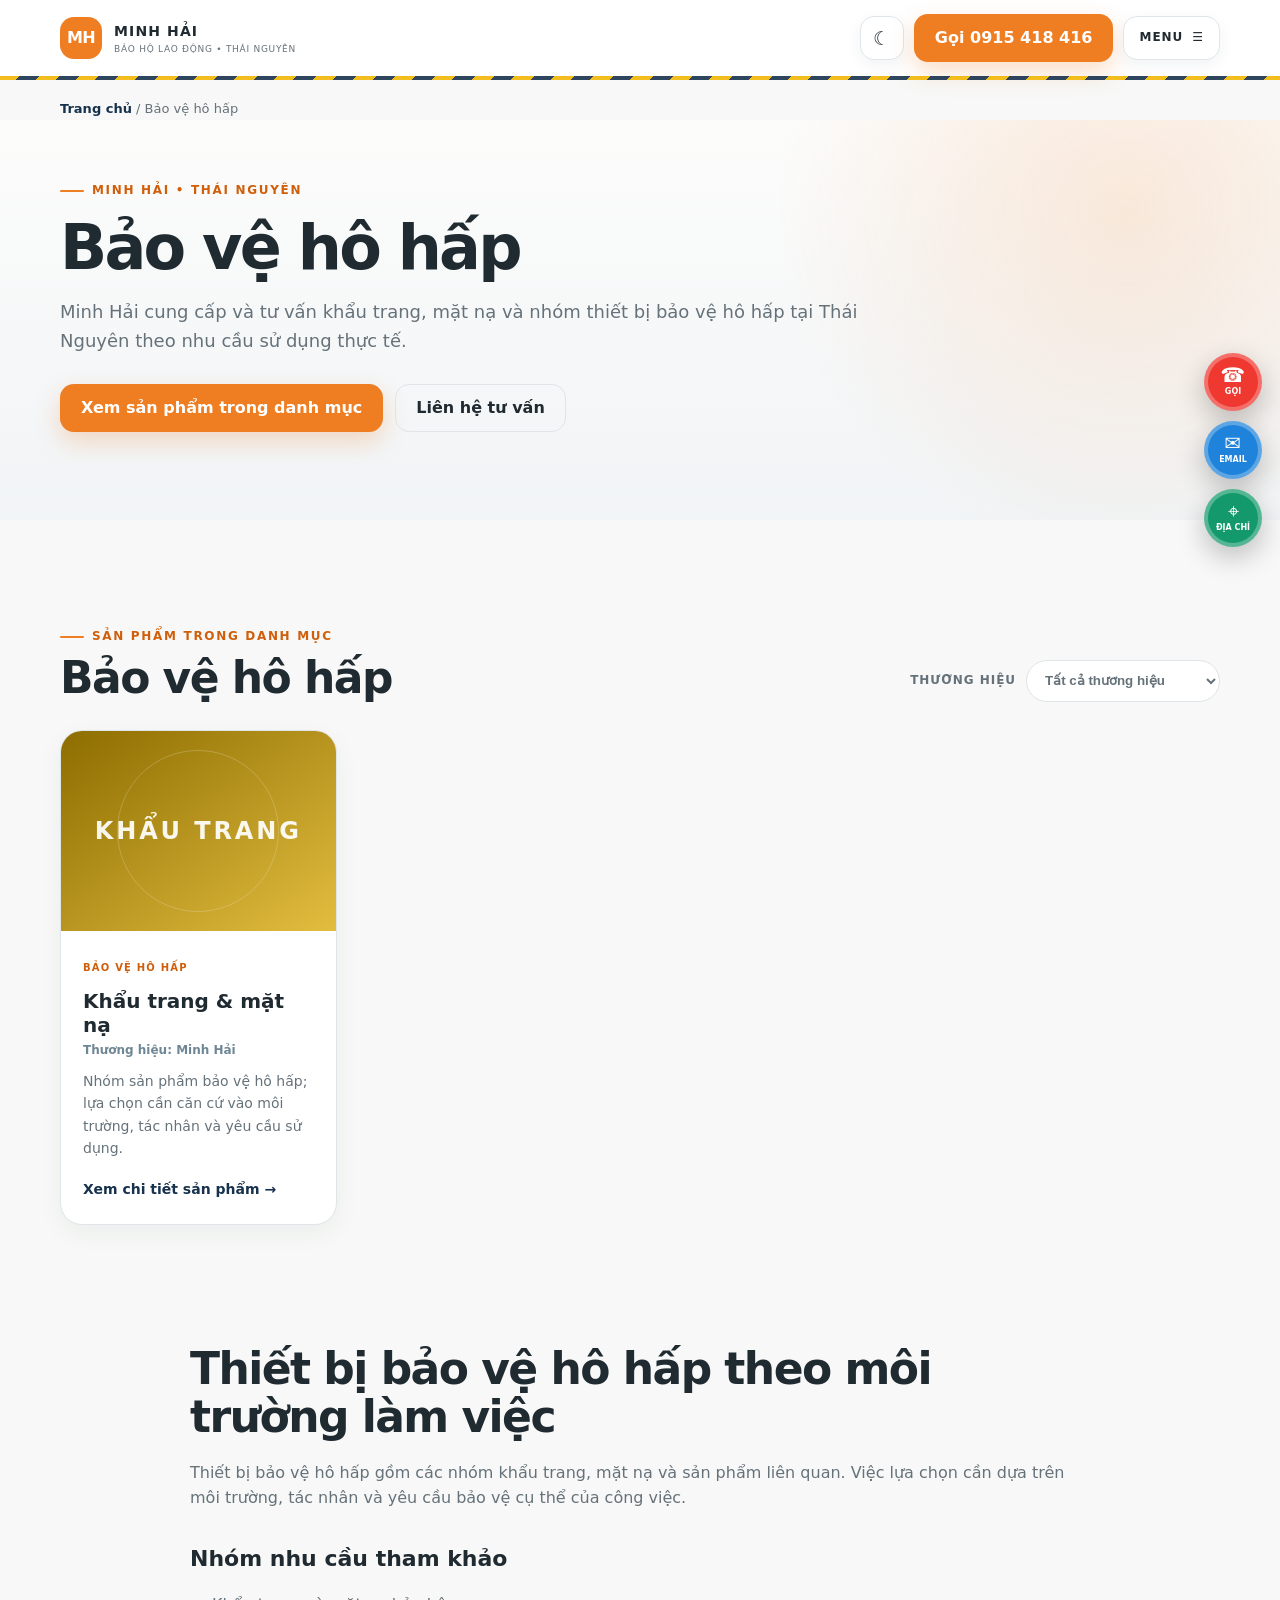
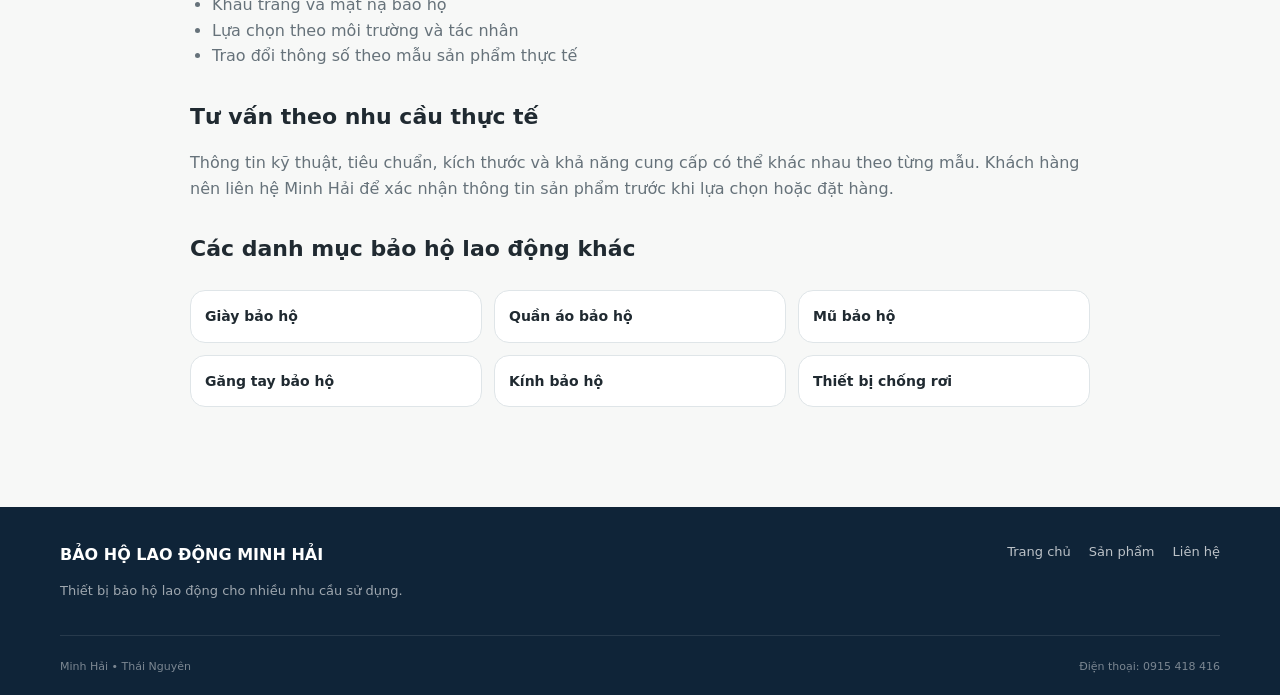
<file: bao-ve-ho-hap/index.html>
<!DOCTYPE html>

<html lang="vi">
<head>
<meta charset="utf-8"/>
<meta content="width=device-width, initial-scale=1" name="viewport"/>
<script>
    (() => {
      try {
        const savedTheme = localStorage.getItem("mh-theme");
        const systemDark = window.matchMedia && window.matchMedia("(prefers-color-scheme: dark)").matches;
        document.documentElement.dataset.theme = savedTheme || (systemDark ? "dark" : "light");
      } catch (error) {
        document.documentElement.dataset.theme = "light";
      }
    })();
  </script>
<title>Thiết bị bảo vệ hô hấp Thái Nguyên | Minh Hải</title>
<meta content="Minh Hải cung cấp và tư vấn khẩu trang, mặt nạ và nhóm thiết bị bảo vệ hô hấp tại Thái Nguyên theo nhu cầu sử dụng thực tế." name="description"/>
<meta content="index,follow,max-image-preview:large" name="robots"/>
<link href="https://baoholaodongminhhaitn.com/bao-ve-ho-hap/" rel="canonical"/>
<meta content="#0d6b4b" name="theme-color"/>
<meta content="vi_VN" property="og:locale"/>
<meta content="website" property="og:type"/>
<meta content="Bảo hộ lao động Minh Hải Thái Nguyên" property="og:site_name"/>
<meta content="Thiết bị bảo vệ hô hấp Thái Nguyên | Minh Hải" property="og:title"/>
<meta content="Minh Hải cung cấp và tư vấn khẩu trang, mặt nạ và nhóm thiết bị bảo vệ hô hấp tại Thái Nguyên theo nhu cầu sử dụng thực tế." property="og:description"/>
<meta content="https://baoholaodongminhhaitn.com/bao-ve-ho-hap/" property="og:url"/>
<script type="application/ld+json">{
  "@context": "https://schema.org",
  "@type": "BreadcrumbList",
  "itemListElement": [
    {
      "@type": "ListItem",
      "position": 1,
      "name": "Trang chủ",
      "item": "https://baoholaodongminhhaitn.com/"
    },
    {
      "@type": "ListItem",
      "position": 2,
      "name": "Bảo vệ hô hấp",
      "item": "https://baoholaodongminhhaitn.com/bao-ve-ho-hap/"
    }
  ]
}</script>
<link href="../styles.css" rel="stylesheet"/>
</head>
<body class="show-contact-dock" data-category="respiratory" data-root="../">
<header class="site-header">
<div class="container nav-wrap">
<a aria-label="Trang chủ Bảo hộ lao động Minh Hải" class="brand" href="../">
<span class="brand-mark">MH</span>
<span><strong>MINH HẢI</strong><small>BẢO HỘ LAO ĐỘNG • THÁI NGUYÊN</small></span>
</a>
<div class="header-actions">
<button aria-label="Chuyển giao diện sáng/tối" class="theme-toggle" data-theme-toggle="" title="Chuyển giao diện sáng/tối" type="button"><span aria-hidden="true" class="theme-toggle-icon">☾</span></button>
<a class="btn btn-primary nav-cta" href="tel:0915418416">Gọi 0915 418 416</a>
<button aria-controls="site-menu" aria-expanded="false" class="menu-toggle" data-menu-toggle="" type="button"><span>MENU</span><span aria-hidden="true">☰</span></button>
</div>
</div>
<div class="site-menu" data-site-menu="" hidden="" id="site-menu">
<div class="container site-menu-inner">
<a class="site-menu-link" href="../#gioi-thieu">Giới thiệu</a>
<div class="site-menu-products">
<button aria-expanded="false" class="site-menu-link site-menu-products-toggle" data-products-menu-toggle="" type="button">Sản phẩm <span aria-hidden="true">⌄</span></button>
<div class="site-menu-categories is-collapsed" data-menu-categories=""></div>
</div>
<a class="site-menu-link" href="../thuong-hieu/">Thương hiệu</a>
<a class="site-menu-link" href="../#lien-he">Liên hệ</a>
</div>
</div>
</header>
<main>
<div class="container breadcrumbs"><a href="../">Trang chủ</a> / Bảo vệ hô hấp</div>
<section class="category-hero">
<div class="container">
<span class="eyebrow">MINH HẢI • THÁI NGUYÊN</span>
<h1>Bảo vệ hô hấp</h1>
<p>Minh Hải cung cấp và tư vấn khẩu trang, mặt nạ và nhóm thiết bị bảo vệ hô hấp tại Thái Nguyên theo nhu cầu sử dụng thực tế.</p>
<div class="hero-actions">
<a class="btn btn-primary" href="#category-products">Xem sản phẩm trong danh mục</a>
<a class="btn btn-ghost" href="../#lien-he">Liên hệ tư vấn</a>
</div>
</div>
</section>
<section class="section category-products-section" id="category-products"><div class="container"><div class="category-products-heading"><div><span class="eyebrow">SẢN PHẨM TRONG DANH MỤC</span><h2>Bảo vệ hô hấp</h2></div><div class="brand-control"><label for="category-brand-filter">Thương hiệu</label><select class="brand-filter" id="category-brand-filter"><option value="all">Tất cả thương hiệu</option></select></div></div><div class="product-grid loading" id="category-product-grid">Đang tải sản phẩm...</div><nav aria-label="Phân trang sản phẩm" class="product-pagination" hidden="" id="category-product-pagination"><button class="page-nav" data-page-prev="" type="button">←</button><div class="page-numbers" data-page-numbers=""></div><button class="page-nav" data-page-next="" type="button">→</button><span class="page-status" data-page-status=""></span></nav></div></section><section class="section category-info-section"><div class="container category-copy">
<h2>Thiết bị bảo vệ hô hấp theo môi trường làm việc</h2>
<p>Thiết bị bảo vệ hô hấp gồm các nhóm khẩu trang, mặt nạ và sản phẩm liên quan. Việc lựa chọn cần dựa trên môi trường, tác nhân và yêu cầu bảo vệ cụ thể của công việc.</p>
<h3>Nhóm nhu cầu tham khảo</h3>
<ul><li>Khẩu trang và mặt nạ bảo hộ</li><li>Lựa chọn theo môi trường và tác nhân</li><li>Trao đổi thông số theo mẫu sản phẩm thực tế</li></ul>
<h3>Tư vấn theo nhu cầu thực tế</h3>
<p>
            Thông tin kỹ thuật, tiêu chuẩn, kích thước và khả năng cung cấp có thể khác nhau theo từng mẫu.
            Khách hàng nên liên hệ Minh Hải để xác nhận thông tin sản phẩm trước khi lựa chọn hoặc đặt hàng.
          </p>
<h3>Các danh mục bảo hộ lao động khác</h3>
<div class="related-categories"><a href="../giay-bao-ho/">Giày bảo hộ</a><a href="../quan-ao-bao-ho/">Quần áo bảo hộ</a><a href="../mu-bao-ho/">Mũ bảo hộ</a><a href="../gang-tay-bao-ho/">Găng tay bảo hộ</a><a href="../kinh-bao-ho/">Kính bảo hộ</a><a href="../thiet-bi-chong-roi/">Thiết bị chống rơi</a></div>
</div></section>
</main>
<footer class="site-footer">
<div class="container footer-grid">
<div><strong>BẢO HỘ LAO ĐỘNG MINH HẢI</strong><p>Thiết bị bảo hộ lao động cho nhiều nhu cầu sử dụng.</p></div>
<div class="footer-links"><a href="../">Trang chủ</a><a href="../san-pham/">Sản phẩm</a><a href="../#lien-he">Liên hệ</a></div>
</div>
<div class="container footer-bottom"><span>Minh Hải • Thái Nguyên</span><span>Điện thoại: 0915 418 416</span></div>
</footer>
<script src="../theme.js"></script><script src="../site.js"></script><script src="../category-page.js"></script>
</body>
</html>
</file>
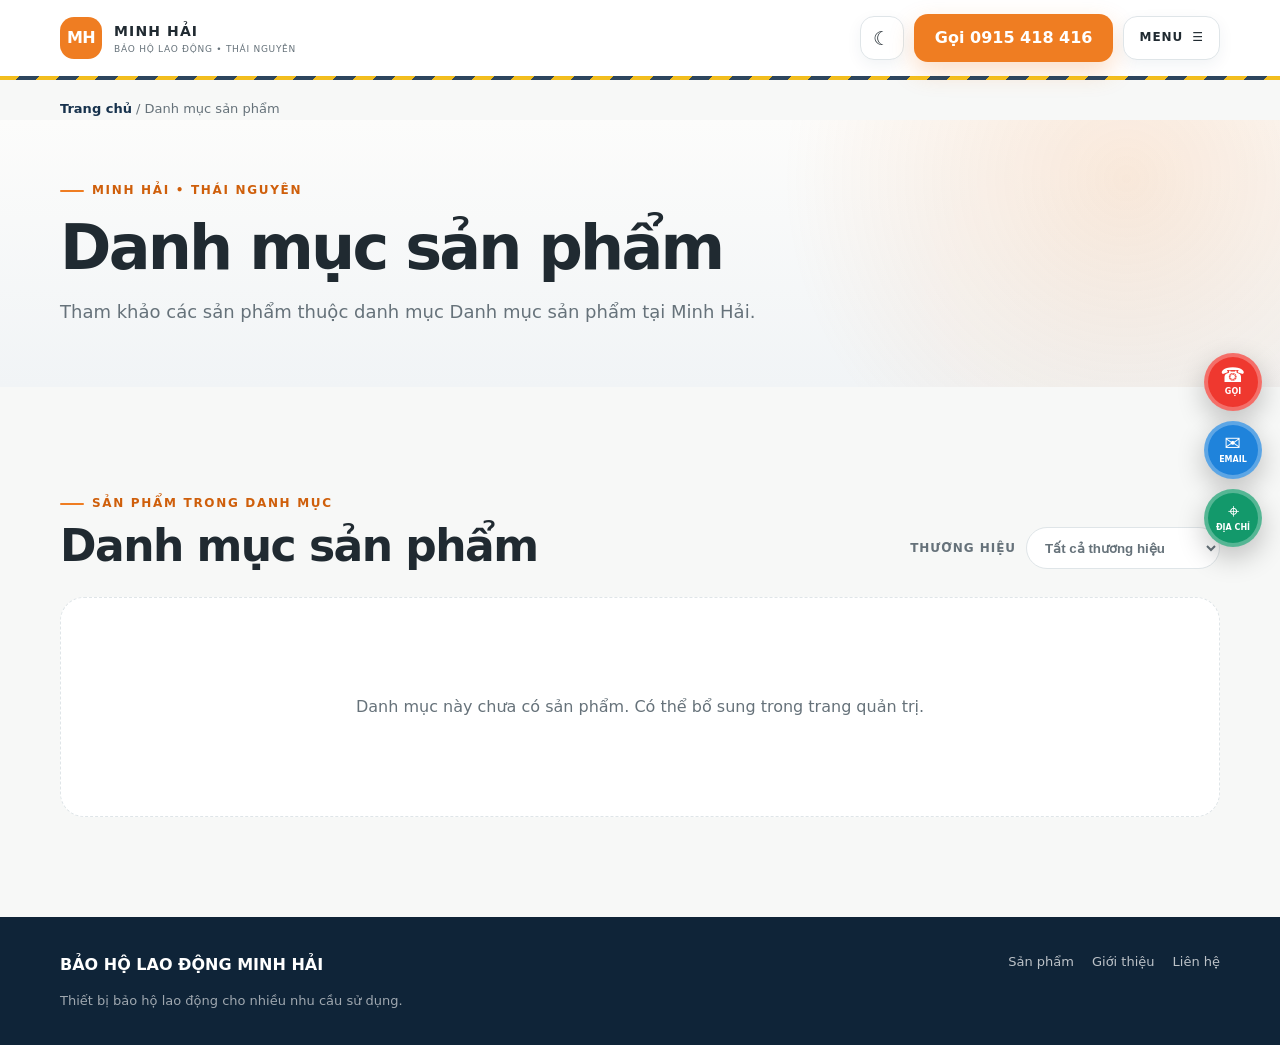
<file: danh-muc/index.html>
<!doctype html><html lang="vi"><head><meta charset="utf-8"><meta name="viewport" content="width=device-width, initial-scale=1"><script>(()=>{try{const s=localStorage.getItem("mh-theme"),d=matchMedia("(prefers-color-scheme: dark)").matches;document.documentElement.dataset.theme=s||(d?"dark":"light")}catch(e){document.documentElement.dataset.theme="light"}})();</script><title>Danh mục bảo hộ lao động | Minh Hải</title><meta name="description" content="Danh mục sản phẩm bảo hộ lao động của Minh Hải tại Thái Nguyên."><meta name="robots" content="index,follow"><link rel="canonical" href="https://baoholaodongminhhaitn.com/danh-muc/"><link rel="stylesheet" href="../styles.css"></head><body class="generic-category-page show-contact-dock" data-root="../"><header class="site-header"><div class="container nav-wrap"><a href="../" class="brand"><span class="brand-mark">MH</span><span><strong>MINH HẢI</strong><small>BẢO HỘ LAO ĐỘNG • THÁI NGUYÊN</small></span></a><div class="header-actions"><button class="theme-toggle" type="button" data-theme-toggle><span class="theme-toggle-icon">☾</span></button><a class="btn btn-primary nav-cta" href="tel:0915418416">Gọi 0915 418 416</a><button class="menu-toggle" type="button" data-menu-toggle aria-controls="site-menu"><span>MENU</span><span>☰</span></button></div></div><div class="site-menu" id="site-menu" data-site-menu hidden><div class="container site-menu-inner"><a class="site-menu-link" href="../#gioi-thieu">Giới thiệu</a><div class="site-menu-products"><button class="site-menu-link site-menu-products-toggle" type="button" data-products-menu-toggle aria-expanded="true">Sản phẩm <span>⌄</span></button><div class="site-menu-categories is-collapsed" data-menu-categories></div></div><a class="site-menu-link" href="../thuong-hieu/">Thương hiệu</a><a class="site-menu-link" href="../#lien-he">Liên hệ</a></div></div></header><main><div class="container breadcrumbs"><a href="../">Trang chủ</a> / <span data-category-name>Danh mục</span></div><section class="category-hero"><div class="container"><span class="eyebrow">MINH HẢI • THÁI NGUYÊN</span><h1 data-category-title>Danh mục sản phẩm</h1><p data-category-description>Đang tải thông tin danh mục...</p></div></section><section id="category-products" class="section category-products-section"><div class="container"><div class="category-products-heading"><div><span class="eyebrow">SẢN PHẨM TRONG DANH MỤC</span><h2 data-category-name>Danh mục</h2></div><div class="brand-control"><label for="category-brand-filter">Thương hiệu</label><select id="category-brand-filter" class="brand-filter"><option value="all">Tất cả thương hiệu</option></select></div></div><div id="category-product-grid" class="product-grid loading">Đang tải sản phẩm...</div><nav id="category-product-pagination" class="product-pagination" hidden><button type="button" class="page-nav" data-page-prev>←</button><div class="page-numbers" data-page-numbers></div><button type="button" class="page-nav" data-page-next>→</button><span class="page-status" data-page-status></span></nav></div></section></main><footer class="site-footer"><div class="container footer-grid"><div><strong>BẢO HỘ LAO ĐỘNG MINH HẢI</strong><p>Thiết bị bảo hộ lao động cho nhiều nhu cầu sử dụng.</p></div><div class="footer-links"><a href="../san-pham/">Sản phẩm</a><a href="../#gioi-thieu">Giới thiệu</a><a href="../#lien-he">Liên hệ</a></div></div></footer><script src="../theme.js"></script><script src="../site.js"></script><script src="../category-page.js"></script></body></html>
</file>
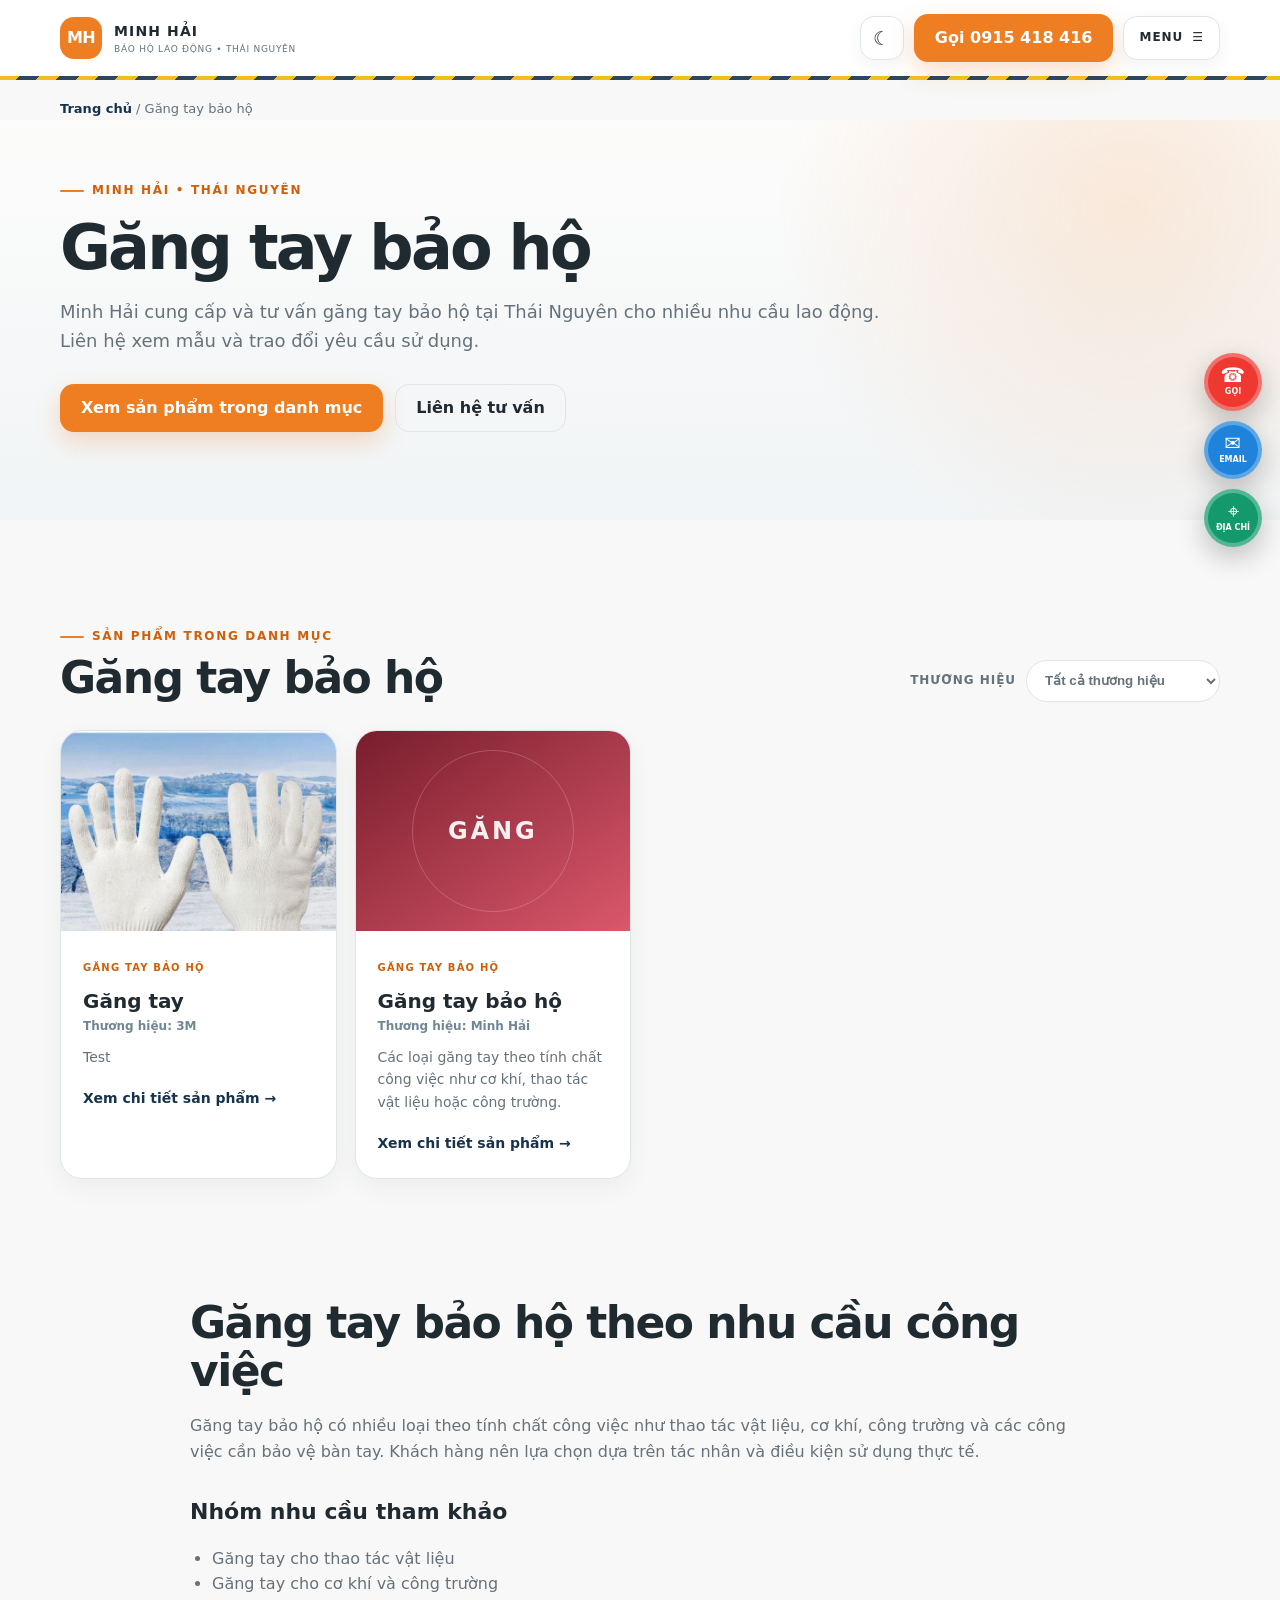
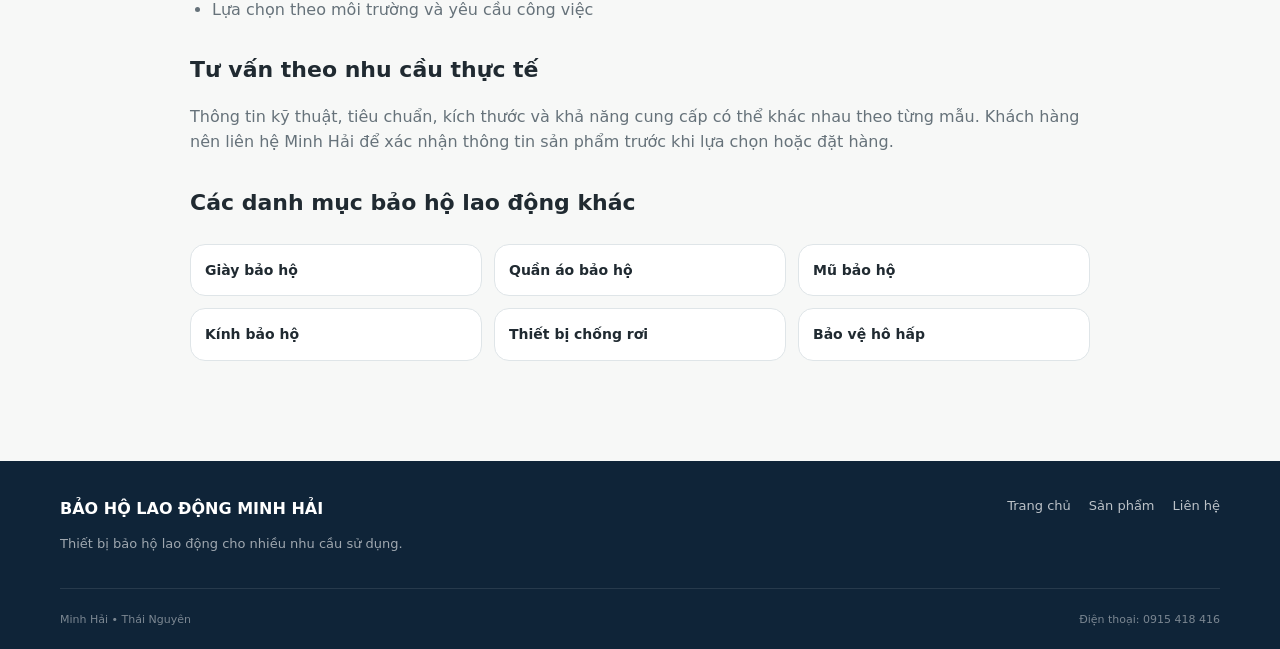
<file: gang-tay-bao-ho/index.html>
<!DOCTYPE html>

<html lang="vi">
<head>
<meta charset="utf-8"/>
<meta content="width=device-width, initial-scale=1" name="viewport"/>
<script>
    (() => {
      try {
        const savedTheme = localStorage.getItem("mh-theme");
        const systemDark = window.matchMedia && window.matchMedia("(prefers-color-scheme: dark)").matches;
        document.documentElement.dataset.theme = savedTheme || (systemDark ? "dark" : "light");
      } catch (error) {
        document.documentElement.dataset.theme = "light";
      }
    })();
  </script>
<title>Găng tay bảo hộ Thái Nguyên | Minh Hải</title>
<meta content="Minh Hải cung cấp và tư vấn găng tay bảo hộ tại Thái Nguyên cho nhiều nhu cầu lao động. Liên hệ xem mẫu và trao đổi yêu cầu sử dụng." name="description"/>
<meta content="index,follow,max-image-preview:large" name="robots"/>
<link href="https://baoholaodongminhhaitn.com/gang-tay-bao-ho/" rel="canonical"/>
<meta content="#0d6b4b" name="theme-color"/>
<meta content="vi_VN" property="og:locale"/>
<meta content="website" property="og:type"/>
<meta content="Bảo hộ lao động Minh Hải Thái Nguyên" property="og:site_name"/>
<meta content="Găng tay bảo hộ Thái Nguyên | Minh Hải" property="og:title"/>
<meta content="Minh Hải cung cấp và tư vấn găng tay bảo hộ tại Thái Nguyên cho nhiều nhu cầu lao động. Liên hệ xem mẫu và trao đổi yêu cầu sử dụng." property="og:description"/>
<meta content="https://baoholaodongminhhaitn.com/gang-tay-bao-ho/" property="og:url"/>
<script type="application/ld+json">{
  "@context": "https://schema.org",
  "@type": "BreadcrumbList",
  "itemListElement": [
    {
      "@type": "ListItem",
      "position": 1,
      "name": "Trang chủ",
      "item": "https://baoholaodongminhhaitn.com/"
    },
    {
      "@type": "ListItem",
      "position": 2,
      "name": "Găng tay bảo hộ",
      "item": "https://baoholaodongminhhaitn.com/gang-tay-bao-ho/"
    }
  ]
}</script>
<link href="../styles.css" rel="stylesheet"/>
</head>
<body class="show-contact-dock" data-category="hand" data-root="../">
<header class="site-header">
<div class="container nav-wrap">
<a aria-label="Trang chủ Bảo hộ lao động Minh Hải" class="brand" href="../">
<span class="brand-mark">MH</span>
<span><strong>MINH HẢI</strong><small>BẢO HỘ LAO ĐỘNG • THÁI NGUYÊN</small></span>
</a>
<div class="header-actions">
<button aria-label="Chuyển giao diện sáng/tối" class="theme-toggle" data-theme-toggle="" title="Chuyển giao diện sáng/tối" type="button"><span aria-hidden="true" class="theme-toggle-icon">☾</span></button>
<a class="btn btn-primary nav-cta" href="tel:0915418416">Gọi 0915 418 416</a>
<button aria-controls="site-menu" aria-expanded="false" class="menu-toggle" data-menu-toggle="" type="button"><span>MENU</span><span aria-hidden="true">☰</span></button>
</div>
</div>
<div class="site-menu" data-site-menu="" hidden="" id="site-menu">
<div class="container site-menu-inner">
<a class="site-menu-link" href="../#gioi-thieu">Giới thiệu</a>
<div class="site-menu-products">
<button aria-expanded="false" class="site-menu-link site-menu-products-toggle" data-products-menu-toggle="" type="button">Sản phẩm <span aria-hidden="true">⌄</span></button>
<div class="site-menu-categories is-collapsed" data-menu-categories=""></div>
</div>
<a class="site-menu-link" href="../thuong-hieu/">Thương hiệu</a>
<a class="site-menu-link" href="../#lien-he">Liên hệ</a>
</div>
</div>
</header>
<main>
<div class="container breadcrumbs"><a href="../">Trang chủ</a> / Găng tay bảo hộ</div>
<section class="category-hero">
<div class="container">
<span class="eyebrow">MINH HẢI • THÁI NGUYÊN</span>
<h1>Găng tay bảo hộ</h1>
<p>Minh Hải cung cấp và tư vấn găng tay bảo hộ tại Thái Nguyên cho nhiều nhu cầu lao động. Liên hệ xem mẫu và trao đổi yêu cầu sử dụng.</p>
<div class="hero-actions">
<a class="btn btn-primary" href="#category-products">Xem sản phẩm trong danh mục</a>
<a class="btn btn-ghost" href="../#lien-he">Liên hệ tư vấn</a>
</div>
</div>
</section>
<section class="section category-products-section" id="category-products"><div class="container"><div class="category-products-heading"><div><span class="eyebrow">SẢN PHẨM TRONG DANH MỤC</span><h2>Găng tay bảo hộ</h2></div><div class="brand-control"><label for="category-brand-filter">Thương hiệu</label><select class="brand-filter" id="category-brand-filter"><option value="all">Tất cả thương hiệu</option></select></div></div><div class="product-grid loading" id="category-product-grid">Đang tải sản phẩm...</div><nav aria-label="Phân trang sản phẩm" class="product-pagination" hidden="" id="category-product-pagination"><button class="page-nav" data-page-prev="" type="button">←</button><div class="page-numbers" data-page-numbers=""></div><button class="page-nav" data-page-next="" type="button">→</button><span class="page-status" data-page-status=""></span></nav></div></section><section class="section category-info-section"><div class="container category-copy">
<h2>Găng tay bảo hộ theo nhu cầu công việc</h2>
<p>Găng tay bảo hộ có nhiều loại theo tính chất công việc như thao tác vật liệu, cơ khí, công trường và các công việc cần bảo vệ bàn tay. Khách hàng nên lựa chọn dựa trên tác nhân và điều kiện sử dụng thực tế.</p>
<h3>Nhóm nhu cầu tham khảo</h3>
<ul><li>Găng tay cho thao tác vật liệu</li><li>Găng tay cho cơ khí và công trường</li><li>Lựa chọn theo môi trường và yêu cầu công việc</li></ul>
<h3>Tư vấn theo nhu cầu thực tế</h3>
<p>
            Thông tin kỹ thuật, tiêu chuẩn, kích thước và khả năng cung cấp có thể khác nhau theo từng mẫu.
            Khách hàng nên liên hệ Minh Hải để xác nhận thông tin sản phẩm trước khi lựa chọn hoặc đặt hàng.
          </p>
<h3>Các danh mục bảo hộ lao động khác</h3>
<div class="related-categories"><a href="../giay-bao-ho/">Giày bảo hộ</a><a href="../quan-ao-bao-ho/">Quần áo bảo hộ</a><a href="../mu-bao-ho/">Mũ bảo hộ</a><a href="../kinh-bao-ho/">Kính bảo hộ</a><a href="../thiet-bi-chong-roi/">Thiết bị chống rơi</a><a href="../bao-ve-ho-hap/">Bảo vệ hô hấp</a></div>
</div></section>
</main>
<footer class="site-footer">
<div class="container footer-grid">
<div><strong>BẢO HỘ LAO ĐỘNG MINH HẢI</strong><p>Thiết bị bảo hộ lao động cho nhiều nhu cầu sử dụng.</p></div>
<div class="footer-links"><a href="../">Trang chủ</a><a href="../san-pham/">Sản phẩm</a><a href="../#lien-he">Liên hệ</a></div>
</div>
<div class="container footer-bottom"><span>Minh Hải • Thái Nguyên</span><span>Điện thoại: 0915 418 416</span></div>
</footer>
<script src="../theme.js"></script><script src="../site.js"></script><script src="../category-page.js"></script>
</body>
</html>
</file>
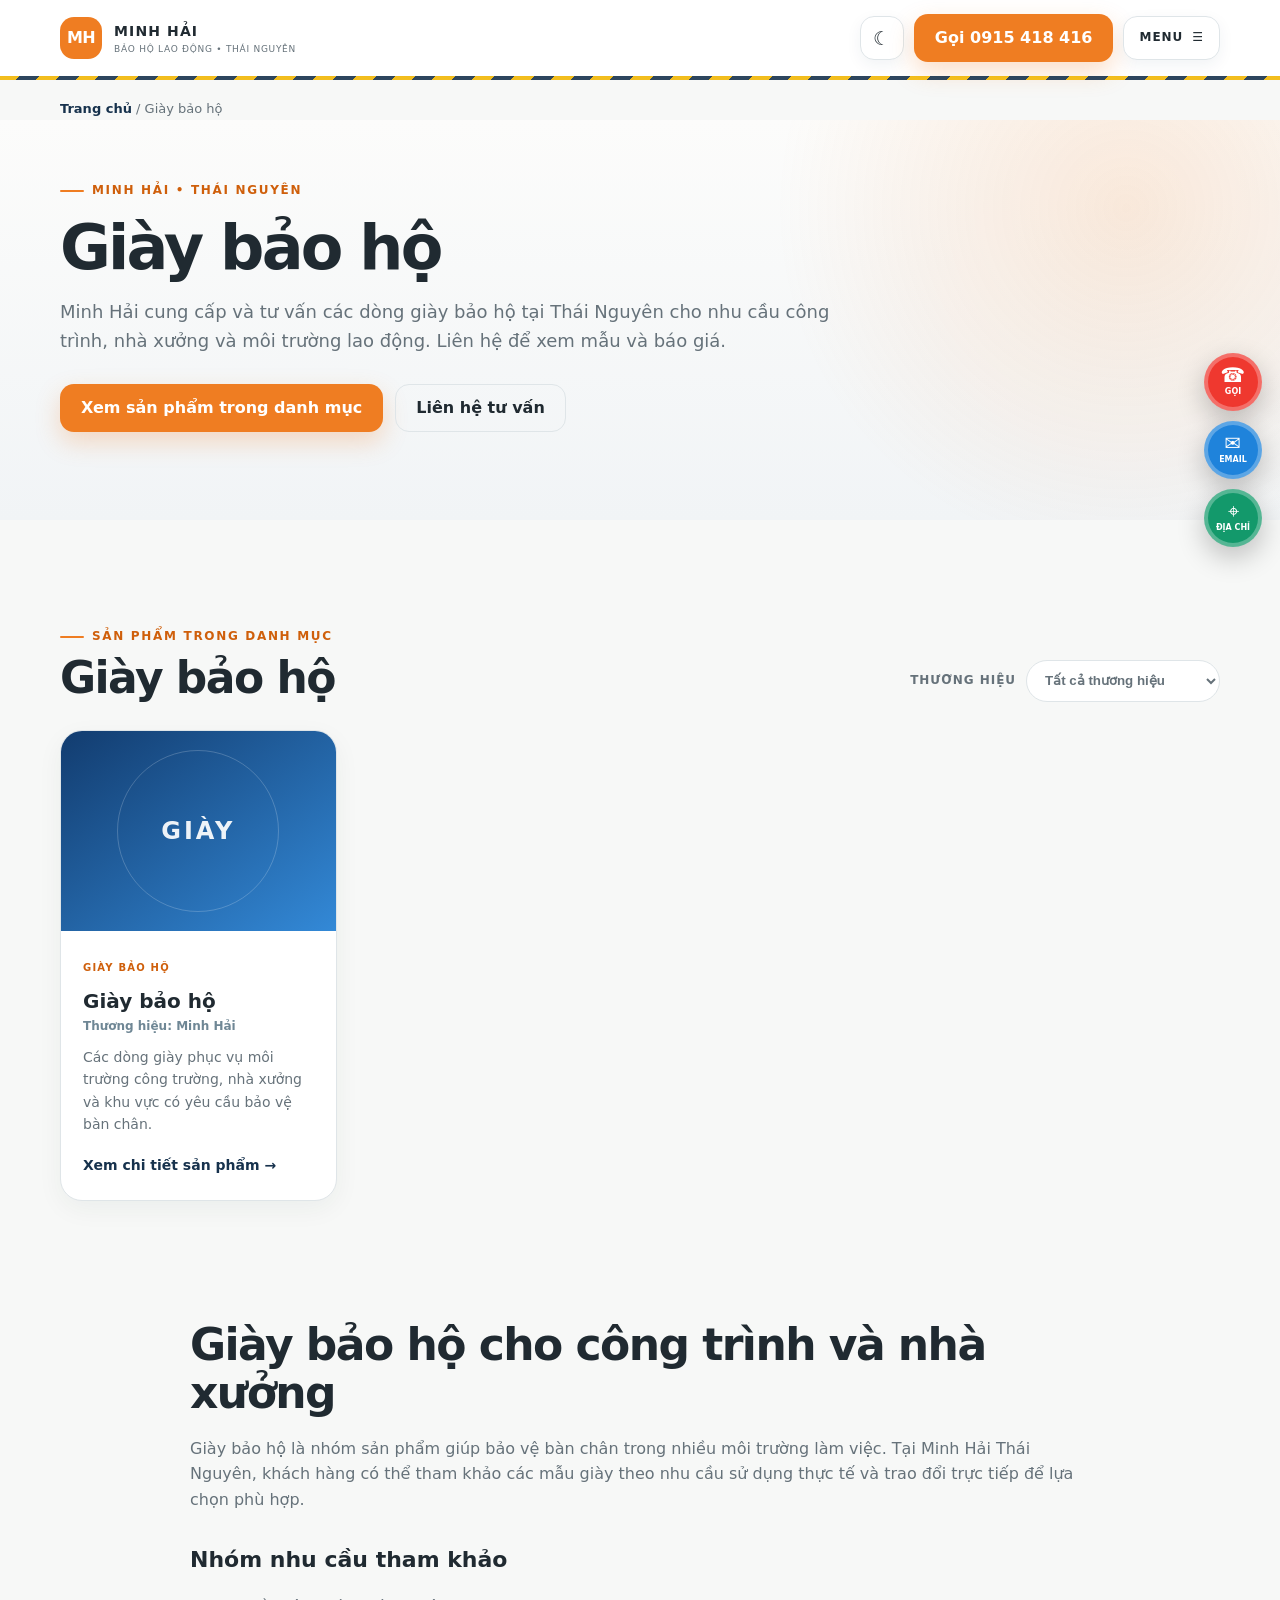
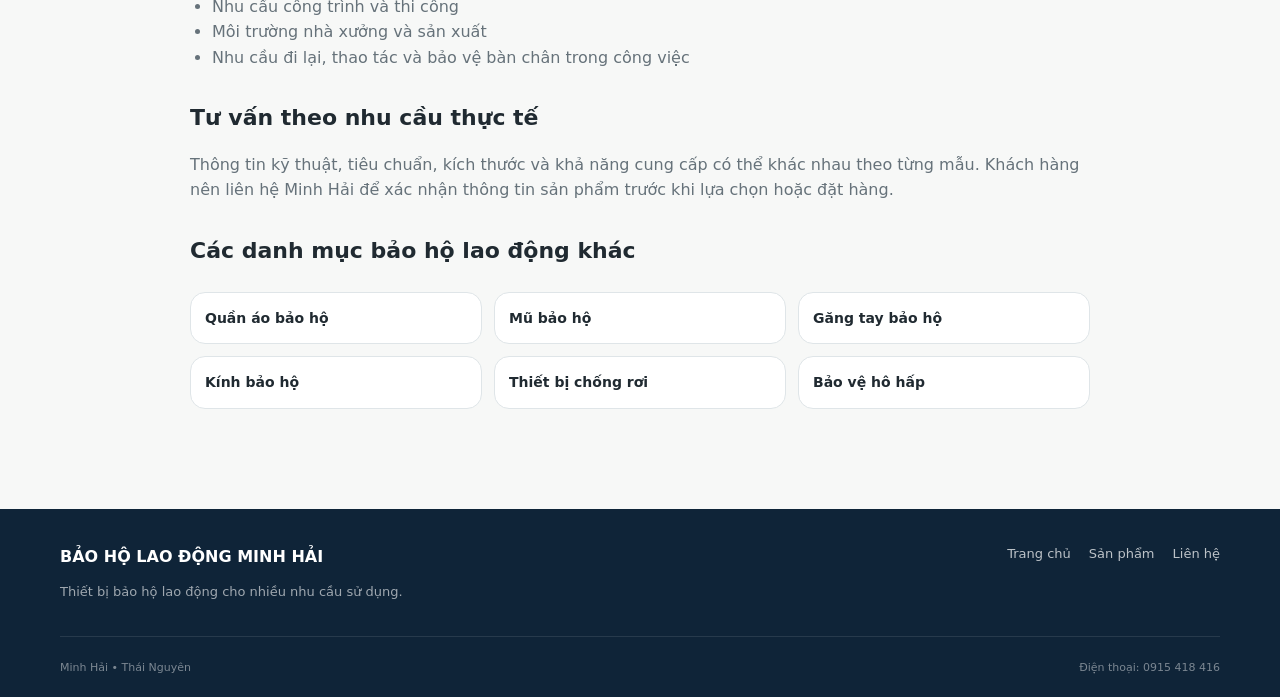
<file: giay-bao-ho/index.html>
<!DOCTYPE html>

<html lang="vi">
<head>
<meta charset="utf-8"/>
<meta content="width=device-width, initial-scale=1" name="viewport"/>
<script>
    (() => {
      try {
        const savedTheme = localStorage.getItem("mh-theme");
        const systemDark = window.matchMedia && window.matchMedia("(prefers-color-scheme: dark)").matches;
        document.documentElement.dataset.theme = savedTheme || (systemDark ? "dark" : "light");
      } catch (error) {
        document.documentElement.dataset.theme = "light";
      }
    })();
  </script>
<title>Giày bảo hộ Thái Nguyên | Minh Hải</title>
<meta content="Minh Hải cung cấp và tư vấn các dòng giày bảo hộ tại Thái Nguyên cho nhu cầu công trình, nhà xưởng và môi trường lao động. Liên hệ để xem mẫu và báo giá." name="description"/>
<meta content="index,follow,max-image-preview:large" name="robots"/>
<link href="https://baoholaodongminhhaitn.com/giay-bao-ho/" rel="canonical"/>
<meta content="#0d6b4b" name="theme-color"/>
<meta content="vi_VN" property="og:locale"/>
<meta content="website" property="og:type"/>
<meta content="Bảo hộ lao động Minh Hải Thái Nguyên" property="og:site_name"/>
<meta content="Giày bảo hộ Thái Nguyên | Minh Hải" property="og:title"/>
<meta content="Minh Hải cung cấp và tư vấn các dòng giày bảo hộ tại Thái Nguyên cho nhu cầu công trình, nhà xưởng và môi trường lao động. Liên hệ để xem mẫu và báo giá." property="og:description"/>
<meta content="https://baoholaodongminhhaitn.com/giay-bao-ho/" property="og:url"/>
<script type="application/ld+json">{
  "@context": "https://schema.org",
  "@type": "BreadcrumbList",
  "itemListElement": [
    {
      "@type": "ListItem",
      "position": 1,
      "name": "Trang chủ",
      "item": "https://baoholaodongminhhaitn.com/"
    },
    {
      "@type": "ListItem",
      "position": 2,
      "name": "Giày bảo hộ",
      "item": "https://baoholaodongminhhaitn.com/giay-bao-ho/"
    }
  ]
}</script>
<link href="../styles.css" rel="stylesheet"/>
</head>
<body class="show-contact-dock" data-category="footwear" data-root="../">
<header class="site-header">
<div class="container nav-wrap">
<a aria-label="Trang chủ Bảo hộ lao động Minh Hải" class="brand" href="../">
<span class="brand-mark">MH</span>
<span><strong>MINH HẢI</strong><small>BẢO HỘ LAO ĐỘNG • THÁI NGUYÊN</small></span>
</a>
<div class="header-actions">
<button aria-label="Chuyển giao diện sáng/tối" class="theme-toggle" data-theme-toggle="" title="Chuyển giao diện sáng/tối" type="button"><span aria-hidden="true" class="theme-toggle-icon">☾</span></button>
<a class="btn btn-primary nav-cta" href="tel:0915418416">Gọi 0915 418 416</a>
<button aria-controls="site-menu" aria-expanded="false" class="menu-toggle" data-menu-toggle="" type="button"><span>MENU</span><span aria-hidden="true">☰</span></button>
</div>
</div>
<div class="site-menu" data-site-menu="" hidden="" id="site-menu">
<div class="container site-menu-inner">
<a class="site-menu-link" href="../#gioi-thieu">Giới thiệu</a>
<div class="site-menu-products">
<button aria-expanded="false" class="site-menu-link site-menu-products-toggle" data-products-menu-toggle="" type="button">Sản phẩm <span aria-hidden="true">⌄</span></button>
<div class="site-menu-categories is-collapsed" data-menu-categories=""></div>
</div>
<a class="site-menu-link" href="../thuong-hieu/">Thương hiệu</a>
<a class="site-menu-link" href="../#lien-he">Liên hệ</a>
</div>
</div>
</header>
<main>
<div class="container breadcrumbs"><a href="../">Trang chủ</a> / Giày bảo hộ</div>
<section class="category-hero">
<div class="container">
<span class="eyebrow">MINH HẢI • THÁI NGUYÊN</span>
<h1>Giày bảo hộ</h1>
<p>Minh Hải cung cấp và tư vấn các dòng giày bảo hộ tại Thái Nguyên cho nhu cầu công trình, nhà xưởng và môi trường lao động. Liên hệ để xem mẫu và báo giá.</p>
<div class="hero-actions">
<a class="btn btn-primary" href="#category-products">Xem sản phẩm trong danh mục</a>
<a class="btn btn-ghost" href="../#lien-he">Liên hệ tư vấn</a>
</div>
</div>
</section>
<section class="section category-products-section" id="category-products"><div class="container"><div class="category-products-heading"><div><span class="eyebrow">SẢN PHẨM TRONG DANH MỤC</span><h2>Giày bảo hộ</h2></div><div class="brand-control"><label for="category-brand-filter">Thương hiệu</label><select class="brand-filter" id="category-brand-filter"><option value="all">Tất cả thương hiệu</option></select></div></div><div class="product-grid loading" id="category-product-grid">Đang tải sản phẩm...</div><nav aria-label="Phân trang sản phẩm" class="product-pagination" hidden="" id="category-product-pagination"><button class="page-nav" data-page-prev="" type="button">←</button><div class="page-numbers" data-page-numbers=""></div><button class="page-nav" data-page-next="" type="button">→</button><span class="page-status" data-page-status=""></span></nav></div></section><section class="section category-info-section"><div class="container category-copy">
<h2>Giày bảo hộ cho công trình và nhà xưởng</h2>
<p>Giày bảo hộ là nhóm sản phẩm giúp bảo vệ bàn chân trong nhiều môi trường làm việc. Tại Minh Hải Thái Nguyên, khách hàng có thể tham khảo các mẫu giày theo nhu cầu sử dụng thực tế và trao đổi trực tiếp để lựa chọn phù hợp.</p>
<h3>Nhóm nhu cầu tham khảo</h3>
<ul><li>Nhu cầu công trình và thi công</li><li>Môi trường nhà xưởng và sản xuất</li><li>Nhu cầu đi lại, thao tác và bảo vệ bàn chân trong công việc</li></ul>
<h3>Tư vấn theo nhu cầu thực tế</h3>
<p>
            Thông tin kỹ thuật, tiêu chuẩn, kích thước và khả năng cung cấp có thể khác nhau theo từng mẫu.
            Khách hàng nên liên hệ Minh Hải để xác nhận thông tin sản phẩm trước khi lựa chọn hoặc đặt hàng.
          </p>
<h3>Các danh mục bảo hộ lao động khác</h3>
<div class="related-categories"><a href="../quan-ao-bao-ho/">Quần áo bảo hộ</a><a href="../mu-bao-ho/">Mũ bảo hộ</a><a href="../gang-tay-bao-ho/">Găng tay bảo hộ</a><a href="../kinh-bao-ho/">Kính bảo hộ</a><a href="../thiet-bi-chong-roi/">Thiết bị chống rơi</a><a href="../bao-ve-ho-hap/">Bảo vệ hô hấp</a></div>
</div></section>
</main>
<footer class="site-footer">
<div class="container footer-grid">
<div><strong>BẢO HỘ LAO ĐỘNG MINH HẢI</strong><p>Thiết bị bảo hộ lao động cho nhiều nhu cầu sử dụng.</p></div>
<div class="footer-links"><a href="../">Trang chủ</a><a href="../san-pham/">Sản phẩm</a><a href="../#lien-he">Liên hệ</a></div>
</div>
<div class="container footer-bottom"><span>Minh Hải • Thái Nguyên</span><span>Điện thoại: 0915 418 416</span></div>
</footer>
<script src="../theme.js"></script><script src="../site.js"></script><script src="../category-page.js"></script>
</body>
</html>
</file>
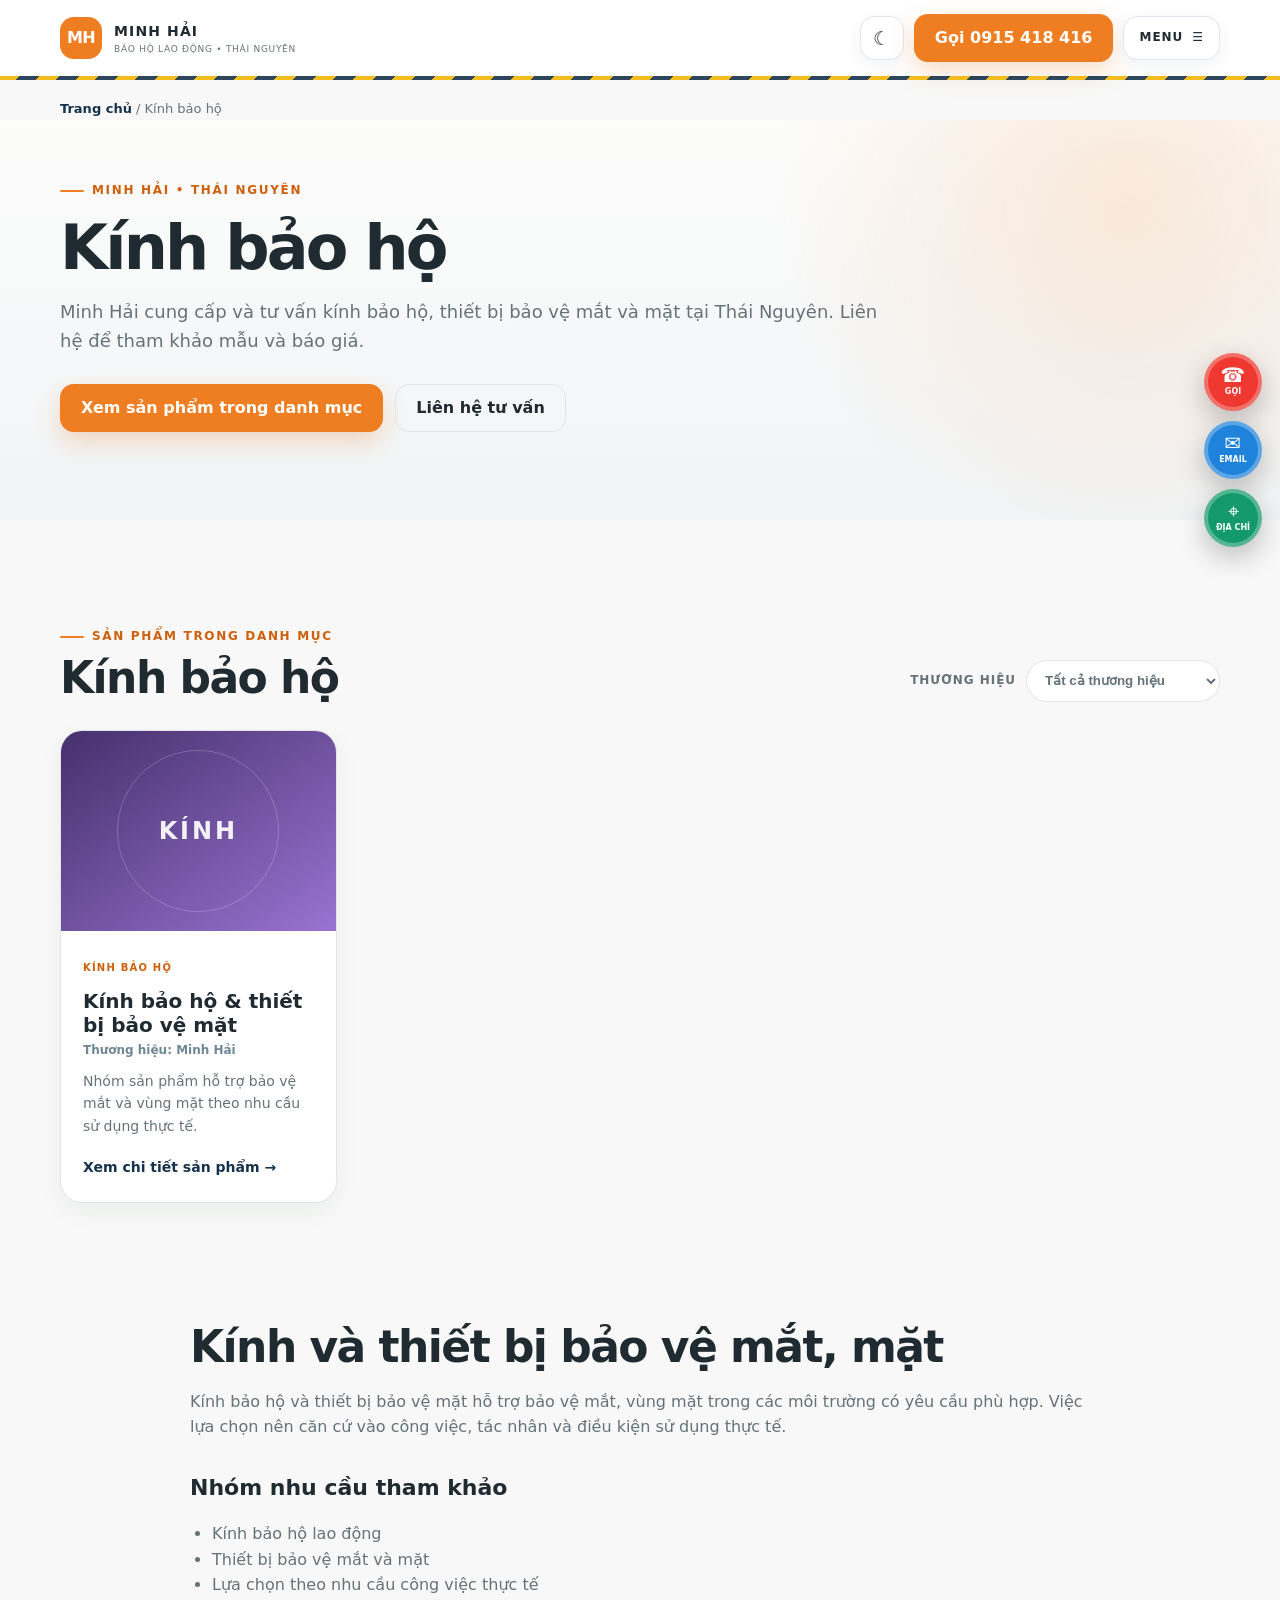
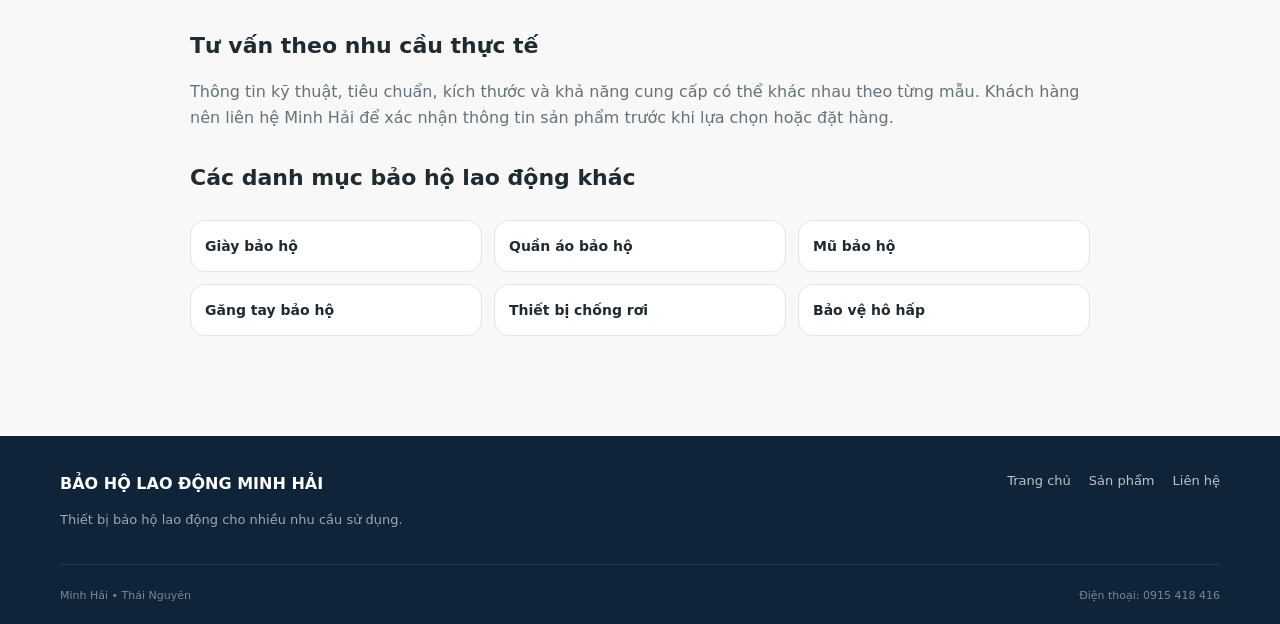
<file: kinh-bao-ho/index.html>
<!DOCTYPE html>

<html lang="vi">
<head>
<meta charset="utf-8"/>
<meta content="width=device-width, initial-scale=1" name="viewport"/>
<script>
    (() => {
      try {
        const savedTheme = localStorage.getItem("mh-theme");
        const systemDark = window.matchMedia && window.matchMedia("(prefers-color-scheme: dark)").matches;
        document.documentElement.dataset.theme = savedTheme || (systemDark ? "dark" : "light");
      } catch (error) {
        document.documentElement.dataset.theme = "light";
      }
    })();
  </script>
<title>Kính bảo hộ Thái Nguyên | Minh Hải</title>
<meta content="Minh Hải cung cấp và tư vấn kính bảo hộ, thiết bị bảo vệ mắt và mặt tại Thái Nguyên. Liên hệ để tham khảo mẫu và báo giá." name="description"/>
<meta content="index,follow,max-image-preview:large" name="robots"/>
<link href="https://baoholaodongminhhaitn.com/kinh-bao-ho/" rel="canonical"/>
<meta content="#0d6b4b" name="theme-color"/>
<meta content="vi_VN" property="og:locale"/>
<meta content="website" property="og:type"/>
<meta content="Bảo hộ lao động Minh Hải Thái Nguyên" property="og:site_name"/>
<meta content="Kính bảo hộ Thái Nguyên | Minh Hải" property="og:title"/>
<meta content="Minh Hải cung cấp và tư vấn kính bảo hộ, thiết bị bảo vệ mắt và mặt tại Thái Nguyên. Liên hệ để tham khảo mẫu và báo giá." property="og:description"/>
<meta content="https://baoholaodongminhhaitn.com/kinh-bao-ho/" property="og:url"/>
<script type="application/ld+json">{
  "@context": "https://schema.org",
  "@type": "BreadcrumbList",
  "itemListElement": [
    {
      "@type": "ListItem",
      "position": 1,
      "name": "Trang chủ",
      "item": "https://baoholaodongminhhaitn.com/"
    },
    {
      "@type": "ListItem",
      "position": 2,
      "name": "Kính bảo hộ",
      "item": "https://baoholaodongminhhaitn.com/kinh-bao-ho/"
    }
  ]
}</script>
<link href="../styles.css" rel="stylesheet"/>
</head>
<body class="show-contact-dock" data-category="eye" data-root="../">
<header class="site-header">
<div class="container nav-wrap">
<a aria-label="Trang chủ Bảo hộ lao động Minh Hải" class="brand" href="../">
<span class="brand-mark">MH</span>
<span><strong>MINH HẢI</strong><small>BẢO HỘ LAO ĐỘNG • THÁI NGUYÊN</small></span>
</a>
<div class="header-actions">
<button aria-label="Chuyển giao diện sáng/tối" class="theme-toggle" data-theme-toggle="" title="Chuyển giao diện sáng/tối" type="button"><span aria-hidden="true" class="theme-toggle-icon">☾</span></button>
<a class="btn btn-primary nav-cta" href="tel:0915418416">Gọi 0915 418 416</a>
<button aria-controls="site-menu" aria-expanded="false" class="menu-toggle" data-menu-toggle="" type="button"><span>MENU</span><span aria-hidden="true">☰</span></button>
</div>
</div>
<div class="site-menu" data-site-menu="" hidden="" id="site-menu">
<div class="container site-menu-inner">
<a class="site-menu-link" href="../#gioi-thieu">Giới thiệu</a>
<div class="site-menu-products">
<button aria-expanded="false" class="site-menu-link site-menu-products-toggle" data-products-menu-toggle="" type="button">Sản phẩm <span aria-hidden="true">⌄</span></button>
<div class="site-menu-categories is-collapsed" data-menu-categories=""></div>
</div>
<a class="site-menu-link" href="../thuong-hieu/">Thương hiệu</a>
<a class="site-menu-link" href="../#lien-he">Liên hệ</a>
</div>
</div>
</header>
<main>
<div class="container breadcrumbs"><a href="../">Trang chủ</a> / Kính bảo hộ</div>
<section class="category-hero">
<div class="container">
<span class="eyebrow">MINH HẢI • THÁI NGUYÊN</span>
<h1>Kính bảo hộ</h1>
<p>Minh Hải cung cấp và tư vấn kính bảo hộ, thiết bị bảo vệ mắt và mặt tại Thái Nguyên. Liên hệ để tham khảo mẫu và báo giá.</p>
<div class="hero-actions">
<a class="btn btn-primary" href="#category-products">Xem sản phẩm trong danh mục</a>
<a class="btn btn-ghost" href="../#lien-he">Liên hệ tư vấn</a>
</div>
</div>
</section>
<section class="section category-products-section" id="category-products"><div class="container"><div class="category-products-heading"><div><span class="eyebrow">SẢN PHẨM TRONG DANH MỤC</span><h2>Kính bảo hộ</h2></div><div class="brand-control"><label for="category-brand-filter">Thương hiệu</label><select class="brand-filter" id="category-brand-filter"><option value="all">Tất cả thương hiệu</option></select></div></div><div class="product-grid loading" id="category-product-grid">Đang tải sản phẩm...</div><nav aria-label="Phân trang sản phẩm" class="product-pagination" hidden="" id="category-product-pagination"><button class="page-nav" data-page-prev="" type="button">←</button><div class="page-numbers" data-page-numbers=""></div><button class="page-nav" data-page-next="" type="button">→</button><span class="page-status" data-page-status=""></span></nav></div></section><section class="section category-info-section"><div class="container category-copy">
<h2>Kính và thiết bị bảo vệ mắt, mặt</h2>
<p>Kính bảo hộ và thiết bị bảo vệ mặt hỗ trợ bảo vệ mắt, vùng mặt trong các môi trường có yêu cầu phù hợp. Việc lựa chọn nên căn cứ vào công việc, tác nhân và điều kiện sử dụng thực tế.</p>
<h3>Nhóm nhu cầu tham khảo</h3>
<ul><li>Kính bảo hộ lao động</li><li>Thiết bị bảo vệ mắt và mặt</li><li>Lựa chọn theo nhu cầu công việc thực tế</li></ul>
<h3>Tư vấn theo nhu cầu thực tế</h3>
<p>
            Thông tin kỹ thuật, tiêu chuẩn, kích thước và khả năng cung cấp có thể khác nhau theo từng mẫu.
            Khách hàng nên liên hệ Minh Hải để xác nhận thông tin sản phẩm trước khi lựa chọn hoặc đặt hàng.
          </p>
<h3>Các danh mục bảo hộ lao động khác</h3>
<div class="related-categories"><a href="../giay-bao-ho/">Giày bảo hộ</a><a href="../quan-ao-bao-ho/">Quần áo bảo hộ</a><a href="../mu-bao-ho/">Mũ bảo hộ</a><a href="../gang-tay-bao-ho/">Găng tay bảo hộ</a><a href="../thiet-bi-chong-roi/">Thiết bị chống rơi</a><a href="../bao-ve-ho-hap/">Bảo vệ hô hấp</a></div>
</div></section>
</main>
<footer class="site-footer">
<div class="container footer-grid">
<div><strong>BẢO HỘ LAO ĐỘNG MINH HẢI</strong><p>Thiết bị bảo hộ lao động cho nhiều nhu cầu sử dụng.</p></div>
<div class="footer-links"><a href="../">Trang chủ</a><a href="../san-pham/">Sản phẩm</a><a href="../#lien-he">Liên hệ</a></div>
</div>
<div class="container footer-bottom"><span>Minh Hải • Thái Nguyên</span><span>Điện thoại: 0915 418 416</span></div>
</footer>
<script src="../theme.js"></script><script src="../site.js"></script><script src="../category-page.js"></script>
</body>
</html>
</file>
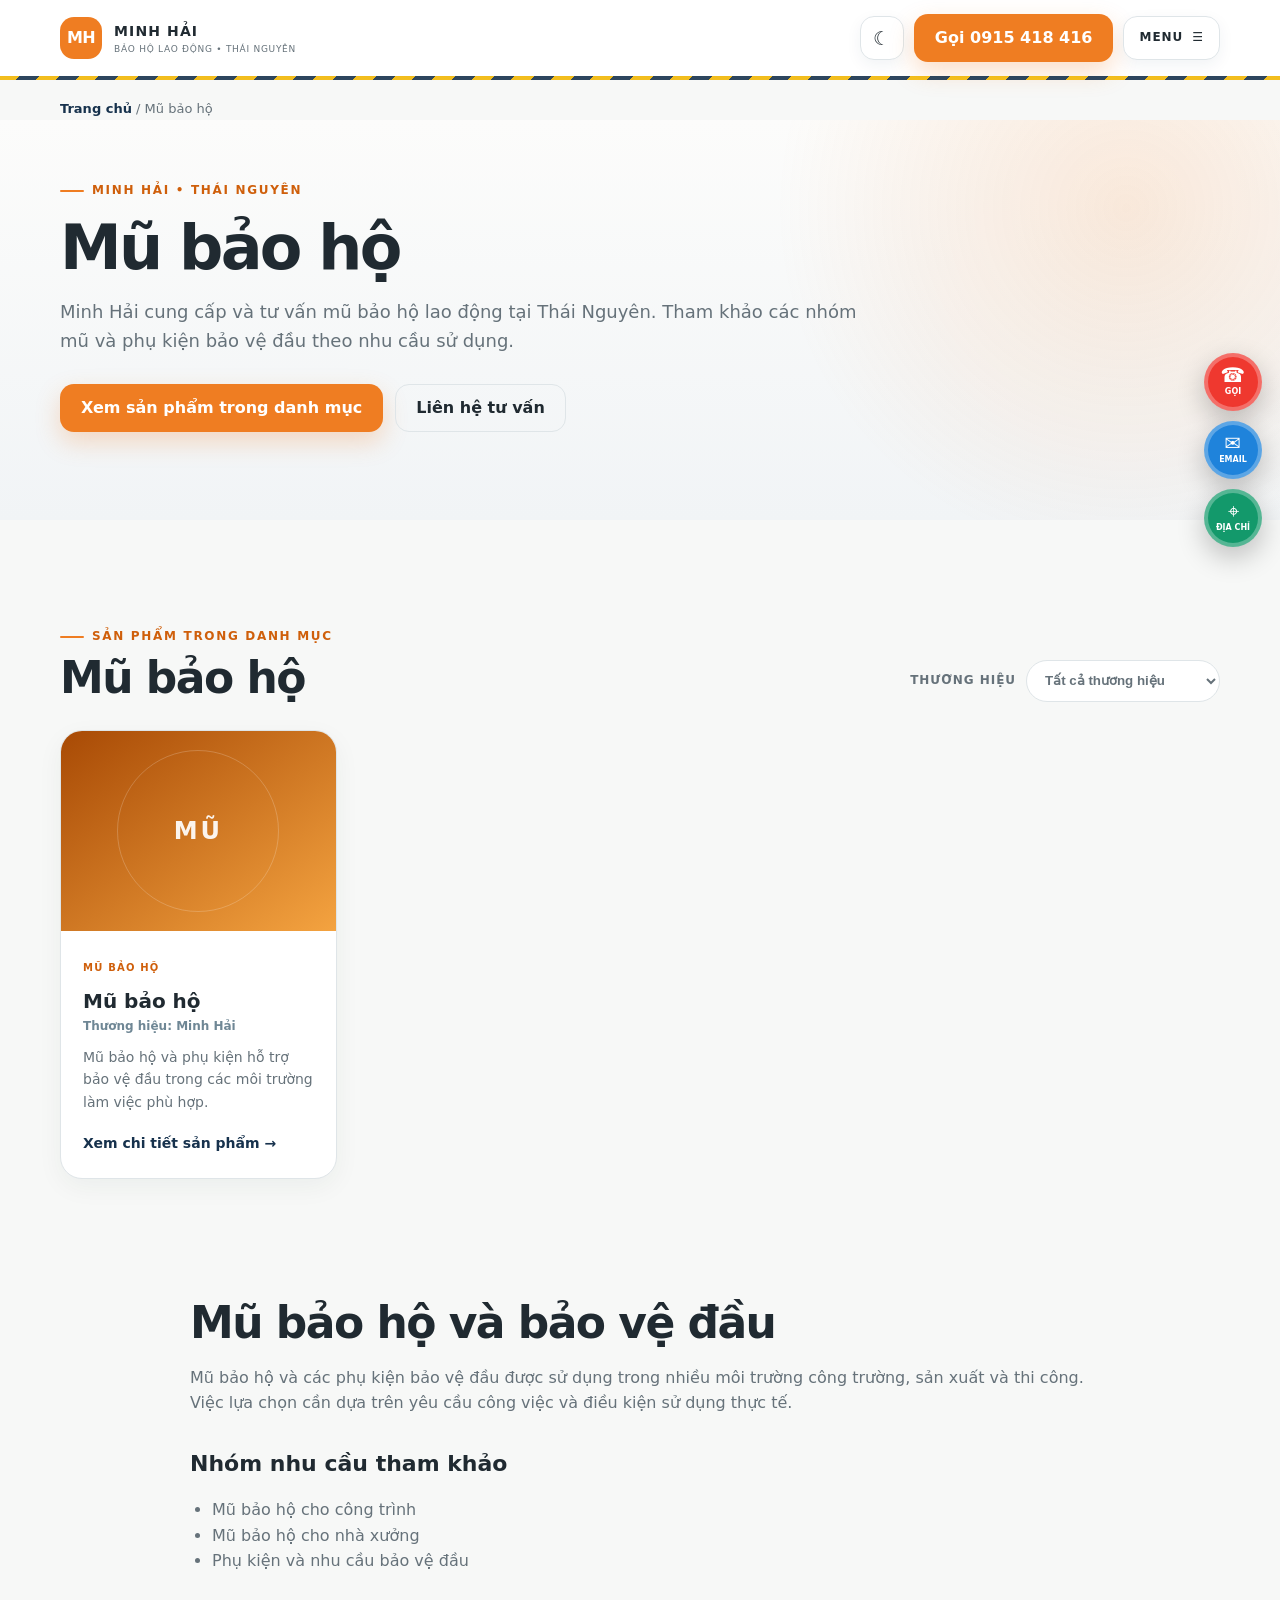
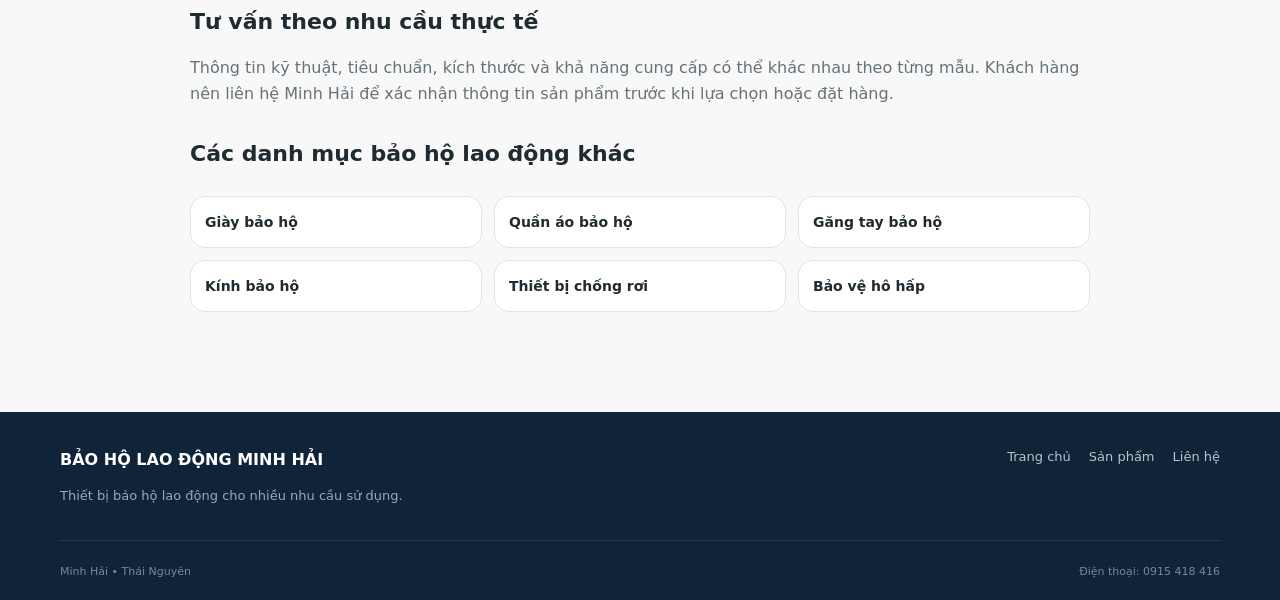
<file: mu-bao-ho/index.html>
<!DOCTYPE html>

<html lang="vi">
<head>
<meta charset="utf-8"/>
<meta content="width=device-width, initial-scale=1" name="viewport"/>
<script>
    (() => {
      try {
        const savedTheme = localStorage.getItem("mh-theme");
        const systemDark = window.matchMedia && window.matchMedia("(prefers-color-scheme: dark)").matches;
        document.documentElement.dataset.theme = savedTheme || (systemDark ? "dark" : "light");
      } catch (error) {
        document.documentElement.dataset.theme = "light";
      }
    })();
  </script>
<title>Mũ bảo hộ Thái Nguyên | Minh Hải</title>
<meta content="Minh Hải cung cấp và tư vấn mũ bảo hộ lao động tại Thái Nguyên. Tham khảo các nhóm mũ và phụ kiện bảo vệ đầu theo nhu cầu sử dụng." name="description"/>
<meta content="index,follow,max-image-preview:large" name="robots"/>
<link href="https://baoholaodongminhhaitn.com/mu-bao-ho/" rel="canonical"/>
<meta content="#0d6b4b" name="theme-color"/>
<meta content="vi_VN" property="og:locale"/>
<meta content="website" property="og:type"/>
<meta content="Bảo hộ lao động Minh Hải Thái Nguyên" property="og:site_name"/>
<meta content="Mũ bảo hộ Thái Nguyên | Minh Hải" property="og:title"/>
<meta content="Minh Hải cung cấp và tư vấn mũ bảo hộ lao động tại Thái Nguyên. Tham khảo các nhóm mũ và phụ kiện bảo vệ đầu theo nhu cầu sử dụng." property="og:description"/>
<meta content="https://baoholaodongminhhaitn.com/mu-bao-ho/" property="og:url"/>
<script type="application/ld+json">{
  "@context": "https://schema.org",
  "@type": "BreadcrumbList",
  "itemListElement": [
    {
      "@type": "ListItem",
      "position": 1,
      "name": "Trang chủ",
      "item": "https://baoholaodongminhhaitn.com/"
    },
    {
      "@type": "ListItem",
      "position": 2,
      "name": "Mũ bảo hộ",
      "item": "https://baoholaodongminhhaitn.com/mu-bao-ho/"
    }
  ]
}</script>
<link href="../styles.css" rel="stylesheet"/>
</head>
<body class="show-contact-dock" data-category="head" data-root="../">
<header class="site-header">
<div class="container nav-wrap">
<a aria-label="Trang chủ Bảo hộ lao động Minh Hải" class="brand" href="../">
<span class="brand-mark">MH</span>
<span><strong>MINH HẢI</strong><small>BẢO HỘ LAO ĐỘNG • THÁI NGUYÊN</small></span>
</a>
<div class="header-actions">
<button aria-label="Chuyển giao diện sáng/tối" class="theme-toggle" data-theme-toggle="" title="Chuyển giao diện sáng/tối" type="button"><span aria-hidden="true" class="theme-toggle-icon">☾</span></button>
<a class="btn btn-primary nav-cta" href="tel:0915418416">Gọi 0915 418 416</a>
<button aria-controls="site-menu" aria-expanded="false" class="menu-toggle" data-menu-toggle="" type="button"><span>MENU</span><span aria-hidden="true">☰</span></button>
</div>
</div>
<div class="site-menu" data-site-menu="" hidden="" id="site-menu">
<div class="container site-menu-inner">
<a class="site-menu-link" href="../#gioi-thieu">Giới thiệu</a>
<div class="site-menu-products">
<button aria-expanded="false" class="site-menu-link site-menu-products-toggle" data-products-menu-toggle="" type="button">Sản phẩm <span aria-hidden="true">⌄</span></button>
<div class="site-menu-categories is-collapsed" data-menu-categories=""></div>
</div>
<a class="site-menu-link" href="../thuong-hieu/">Thương hiệu</a>
<a class="site-menu-link" href="../#lien-he">Liên hệ</a>
</div>
</div>
</header>
<main>
<div class="container breadcrumbs"><a href="../">Trang chủ</a> / Mũ bảo hộ</div>
<section class="category-hero">
<div class="container">
<span class="eyebrow">MINH HẢI • THÁI NGUYÊN</span>
<h1>Mũ bảo hộ</h1>
<p>Minh Hải cung cấp và tư vấn mũ bảo hộ lao động tại Thái Nguyên. Tham khảo các nhóm mũ và phụ kiện bảo vệ đầu theo nhu cầu sử dụng.</p>
<div class="hero-actions">
<a class="btn btn-primary" href="#category-products">Xem sản phẩm trong danh mục</a>
<a class="btn btn-ghost" href="../#lien-he">Liên hệ tư vấn</a>
</div>
</div>
</section>
<section class="section category-products-section" id="category-products"><div class="container"><div class="category-products-heading"><div><span class="eyebrow">SẢN PHẨM TRONG DANH MỤC</span><h2>Mũ bảo hộ</h2></div><div class="brand-control"><label for="category-brand-filter">Thương hiệu</label><select class="brand-filter" id="category-brand-filter"><option value="all">Tất cả thương hiệu</option></select></div></div><div class="product-grid loading" id="category-product-grid">Đang tải sản phẩm...</div><nav aria-label="Phân trang sản phẩm" class="product-pagination" hidden="" id="category-product-pagination"><button class="page-nav" data-page-prev="" type="button">←</button><div class="page-numbers" data-page-numbers=""></div><button class="page-nav" data-page-next="" type="button">→</button><span class="page-status" data-page-status=""></span></nav></div></section><section class="section category-info-section"><div class="container category-copy">
<h2>Mũ bảo hộ và bảo vệ đầu</h2>
<p>Mũ bảo hộ và các phụ kiện bảo vệ đầu được sử dụng trong nhiều môi trường công trường, sản xuất và thi công. Việc lựa chọn cần dựa trên yêu cầu công việc và điều kiện sử dụng thực tế.</p>
<h3>Nhóm nhu cầu tham khảo</h3>
<ul><li>Mũ bảo hộ cho công trình</li><li>Mũ bảo hộ cho nhà xưởng</li><li>Phụ kiện và nhu cầu bảo vệ đầu</li></ul>
<h3>Tư vấn theo nhu cầu thực tế</h3>
<p>
            Thông tin kỹ thuật, tiêu chuẩn, kích thước và khả năng cung cấp có thể khác nhau theo từng mẫu.
            Khách hàng nên liên hệ Minh Hải để xác nhận thông tin sản phẩm trước khi lựa chọn hoặc đặt hàng.
          </p>
<h3>Các danh mục bảo hộ lao động khác</h3>
<div class="related-categories"><a href="../giay-bao-ho/">Giày bảo hộ</a><a href="../quan-ao-bao-ho/">Quần áo bảo hộ</a><a href="../gang-tay-bao-ho/">Găng tay bảo hộ</a><a href="../kinh-bao-ho/">Kính bảo hộ</a><a href="../thiet-bi-chong-roi/">Thiết bị chống rơi</a><a href="../bao-ve-ho-hap/">Bảo vệ hô hấp</a></div>
</div></section>
</main>
<footer class="site-footer">
<div class="container footer-grid">
<div><strong>BẢO HỘ LAO ĐỘNG MINH HẢI</strong><p>Thiết bị bảo hộ lao động cho nhiều nhu cầu sử dụng.</p></div>
<div class="footer-links"><a href="../">Trang chủ</a><a href="../san-pham/">Sản phẩm</a><a href="../#lien-he">Liên hệ</a></div>
</div>
<div class="container footer-bottom"><span>Minh Hải • Thái Nguyên</span><span>Điện thoại: 0915 418 416</span></div>
</footer>
<script src="../theme.js"></script><script src="../site.js"></script><script src="../category-page.js"></script>
</body>
</html>
</file>
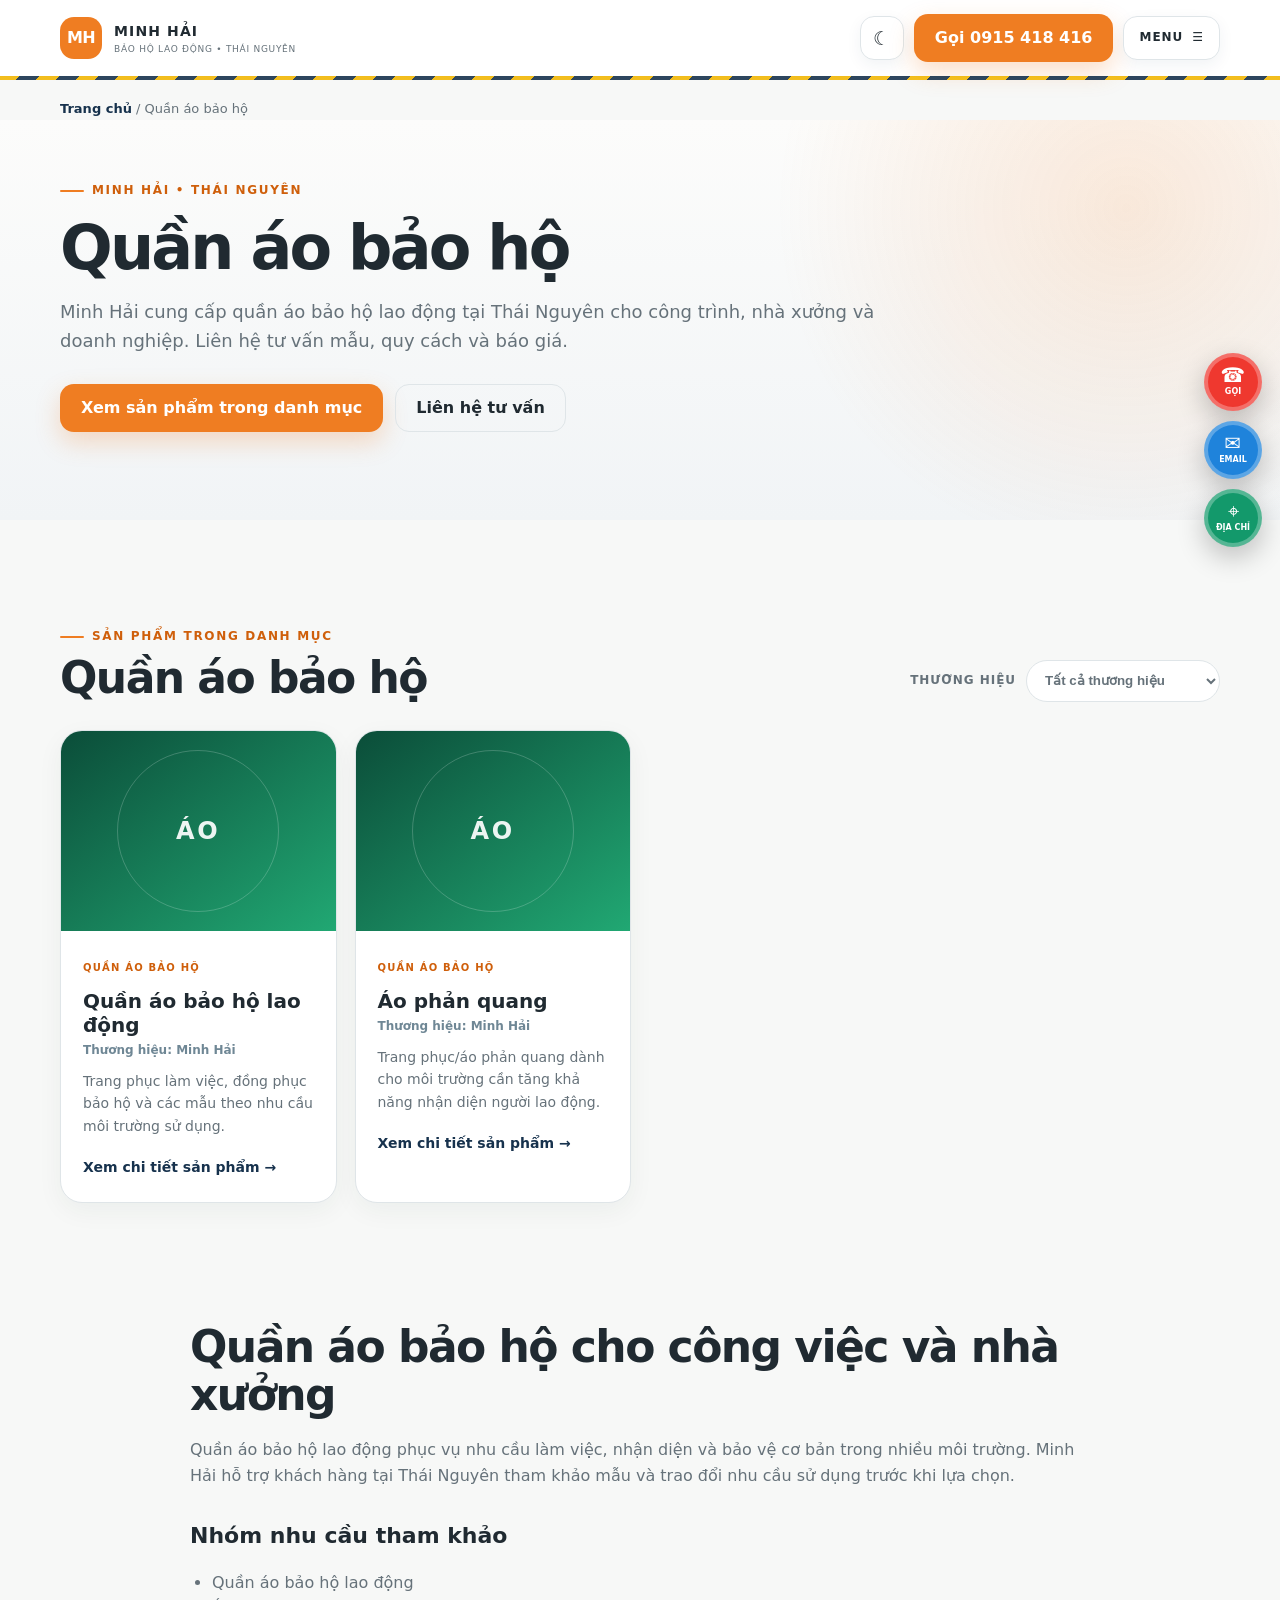
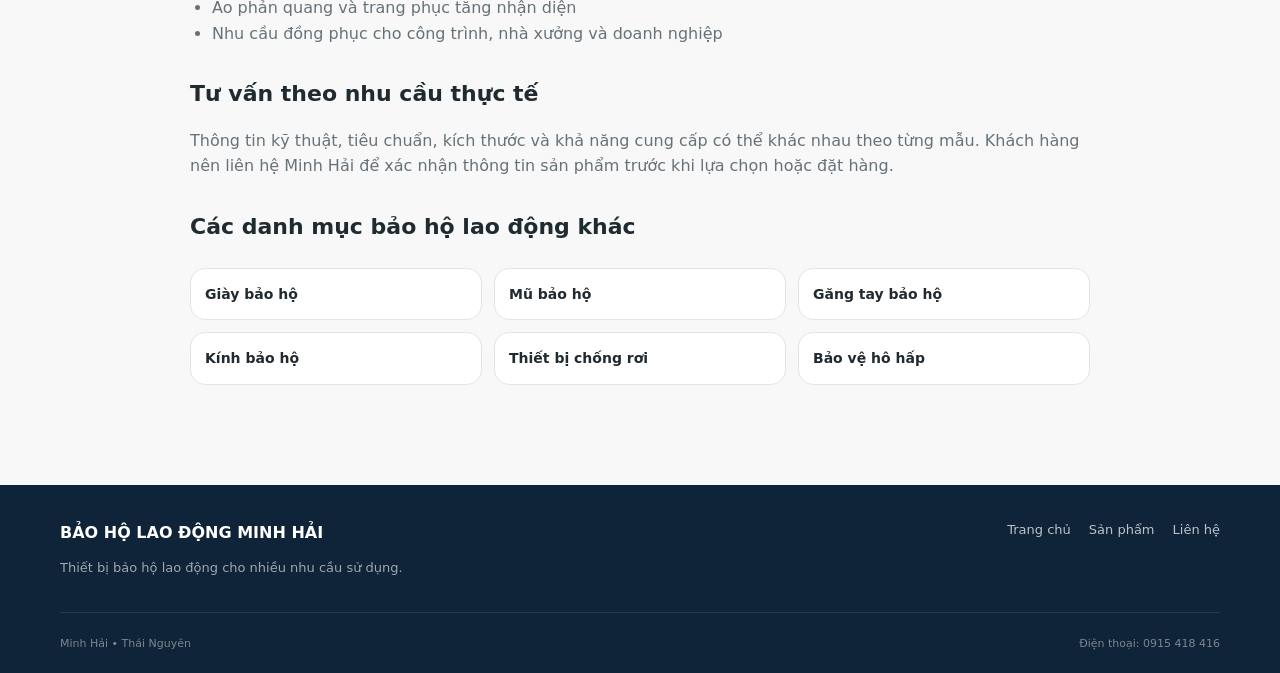
<file: quan-ao-bao-ho/index.html>
<!DOCTYPE html>

<html lang="vi">
<head>
<meta charset="utf-8"/>
<meta content="width=device-width, initial-scale=1" name="viewport"/>
<script>
    (() => {
      try {
        const savedTheme = localStorage.getItem("mh-theme");
        const systemDark = window.matchMedia && window.matchMedia("(prefers-color-scheme: dark)").matches;
        document.documentElement.dataset.theme = savedTheme || (systemDark ? "dark" : "light");
      } catch (error) {
        document.documentElement.dataset.theme = "light";
      }
    })();
  </script>
<title>Quần áo bảo hộ Thái Nguyên | Minh Hải</title>
<meta content="Minh Hải cung cấp quần áo bảo hộ lao động tại Thái Nguyên cho công trình, nhà xưởng và doanh nghiệp. Liên hệ tư vấn mẫu, quy cách và báo giá." name="description"/>
<meta content="index,follow,max-image-preview:large" name="robots"/>
<link href="https://baoholaodongminhhaitn.com/quan-ao-bao-ho/" rel="canonical"/>
<meta content="#0d6b4b" name="theme-color"/>
<meta content="vi_VN" property="og:locale"/>
<meta content="website" property="og:type"/>
<meta content="Bảo hộ lao động Minh Hải Thái Nguyên" property="og:site_name"/>
<meta content="Quần áo bảo hộ Thái Nguyên | Minh Hải" property="og:title"/>
<meta content="Minh Hải cung cấp quần áo bảo hộ lao động tại Thái Nguyên cho công trình, nhà xưởng và doanh nghiệp. Liên hệ tư vấn mẫu, quy cách và báo giá." property="og:description"/>
<meta content="https://baoholaodongminhhaitn.com/quan-ao-bao-ho/" property="og:url"/>
<script type="application/ld+json">{
  "@context": "https://schema.org",
  "@type": "BreadcrumbList",
  "itemListElement": [
    {
      "@type": "ListItem",
      "position": 1,
      "name": "Trang chủ",
      "item": "https://baoholaodongminhhaitn.com/"
    },
    {
      "@type": "ListItem",
      "position": 2,
      "name": "Quần áo bảo hộ",
      "item": "https://baoholaodongminhhaitn.com/quan-ao-bao-ho/"
    }
  ]
}</script>
<link href="../styles.css" rel="stylesheet"/>
</head>
<body class="show-contact-dock" data-category="clothing" data-root="../">
<header class="site-header">
<div class="container nav-wrap">
<a aria-label="Trang chủ Bảo hộ lao động Minh Hải" class="brand" href="../">
<span class="brand-mark">MH</span>
<span><strong>MINH HẢI</strong><small>BẢO HỘ LAO ĐỘNG • THÁI NGUYÊN</small></span>
</a>
<div class="header-actions">
<button aria-label="Chuyển giao diện sáng/tối" class="theme-toggle" data-theme-toggle="" title="Chuyển giao diện sáng/tối" type="button"><span aria-hidden="true" class="theme-toggle-icon">☾</span></button>
<a class="btn btn-primary nav-cta" href="tel:0915418416">Gọi 0915 418 416</a>
<button aria-controls="site-menu" aria-expanded="false" class="menu-toggle" data-menu-toggle="" type="button"><span>MENU</span><span aria-hidden="true">☰</span></button>
</div>
</div>
<div class="site-menu" data-site-menu="" hidden="" id="site-menu">
<div class="container site-menu-inner">
<a class="site-menu-link" href="../#gioi-thieu">Giới thiệu</a>
<div class="site-menu-products">
<button aria-expanded="false" class="site-menu-link site-menu-products-toggle" data-products-menu-toggle="" type="button">Sản phẩm <span aria-hidden="true">⌄</span></button>
<div class="site-menu-categories is-collapsed" data-menu-categories=""></div>
</div>
<a class="site-menu-link" href="../thuong-hieu/">Thương hiệu</a>
<a class="site-menu-link" href="../#lien-he">Liên hệ</a>
</div>
</div>
</header>
<main>
<div class="container breadcrumbs"><a href="../">Trang chủ</a> / Quần áo bảo hộ</div>
<section class="category-hero">
<div class="container">
<span class="eyebrow">MINH HẢI • THÁI NGUYÊN</span>
<h1>Quần áo bảo hộ</h1>
<p>Minh Hải cung cấp quần áo bảo hộ lao động tại Thái Nguyên cho công trình, nhà xưởng và doanh nghiệp. Liên hệ tư vấn mẫu, quy cách và báo giá.</p>
<div class="hero-actions">
<a class="btn btn-primary" href="#category-products">Xem sản phẩm trong danh mục</a>
<a class="btn btn-ghost" href="../#lien-he">Liên hệ tư vấn</a>
</div>
</div>
</section>
<section class="section category-products-section" id="category-products"><div class="container"><div class="category-products-heading"><div><span class="eyebrow">SẢN PHẨM TRONG DANH MỤC</span><h2>Quần áo bảo hộ</h2></div><div class="brand-control"><label for="category-brand-filter">Thương hiệu</label><select class="brand-filter" id="category-brand-filter"><option value="all">Tất cả thương hiệu</option></select></div></div><div class="product-grid loading" id="category-product-grid">Đang tải sản phẩm...</div><nav aria-label="Phân trang sản phẩm" class="product-pagination" hidden="" id="category-product-pagination"><button class="page-nav" data-page-prev="" type="button">←</button><div class="page-numbers" data-page-numbers=""></div><button class="page-nav" data-page-next="" type="button">→</button><span class="page-status" data-page-status=""></span></nav></div></section><section class="section category-info-section"><div class="container category-copy">
<h2>Quần áo bảo hộ cho công việc và nhà xưởng</h2>
<p>Quần áo bảo hộ lao động phục vụ nhu cầu làm việc, nhận diện và bảo vệ cơ bản trong nhiều môi trường. Minh Hải hỗ trợ khách hàng tại Thái Nguyên tham khảo mẫu và trao đổi nhu cầu sử dụng trước khi lựa chọn.</p>
<h3>Nhóm nhu cầu tham khảo</h3>
<ul><li>Quần áo bảo hộ lao động</li><li>Áo phản quang và trang phục tăng nhận diện</li><li>Nhu cầu đồng phục cho công trình, nhà xưởng và doanh nghiệp</li></ul>
<h3>Tư vấn theo nhu cầu thực tế</h3>
<p>
            Thông tin kỹ thuật, tiêu chuẩn, kích thước và khả năng cung cấp có thể khác nhau theo từng mẫu.
            Khách hàng nên liên hệ Minh Hải để xác nhận thông tin sản phẩm trước khi lựa chọn hoặc đặt hàng.
          </p>
<h3>Các danh mục bảo hộ lao động khác</h3>
<div class="related-categories"><a href="../giay-bao-ho/">Giày bảo hộ</a><a href="../mu-bao-ho/">Mũ bảo hộ</a><a href="../gang-tay-bao-ho/">Găng tay bảo hộ</a><a href="../kinh-bao-ho/">Kính bảo hộ</a><a href="../thiet-bi-chong-roi/">Thiết bị chống rơi</a><a href="../bao-ve-ho-hap/">Bảo vệ hô hấp</a></div>
</div></section>
</main>
<footer class="site-footer">
<div class="container footer-grid">
<div><strong>BẢO HỘ LAO ĐỘNG MINH HẢI</strong><p>Thiết bị bảo hộ lao động cho nhiều nhu cầu sử dụng.</p></div>
<div class="footer-links"><a href="../">Trang chủ</a><a href="../san-pham/">Sản phẩm</a><a href="../#lien-he">Liên hệ</a></div>
</div>
<div class="container footer-bottom"><span>Minh Hải • Thái Nguyên</span><span>Điện thoại: 0915 418 416</span></div>
</footer>
<script src="../theme.js"></script><script src="../site.js"></script><script src="../category-page.js"></script>
</body>
</html>
</file>
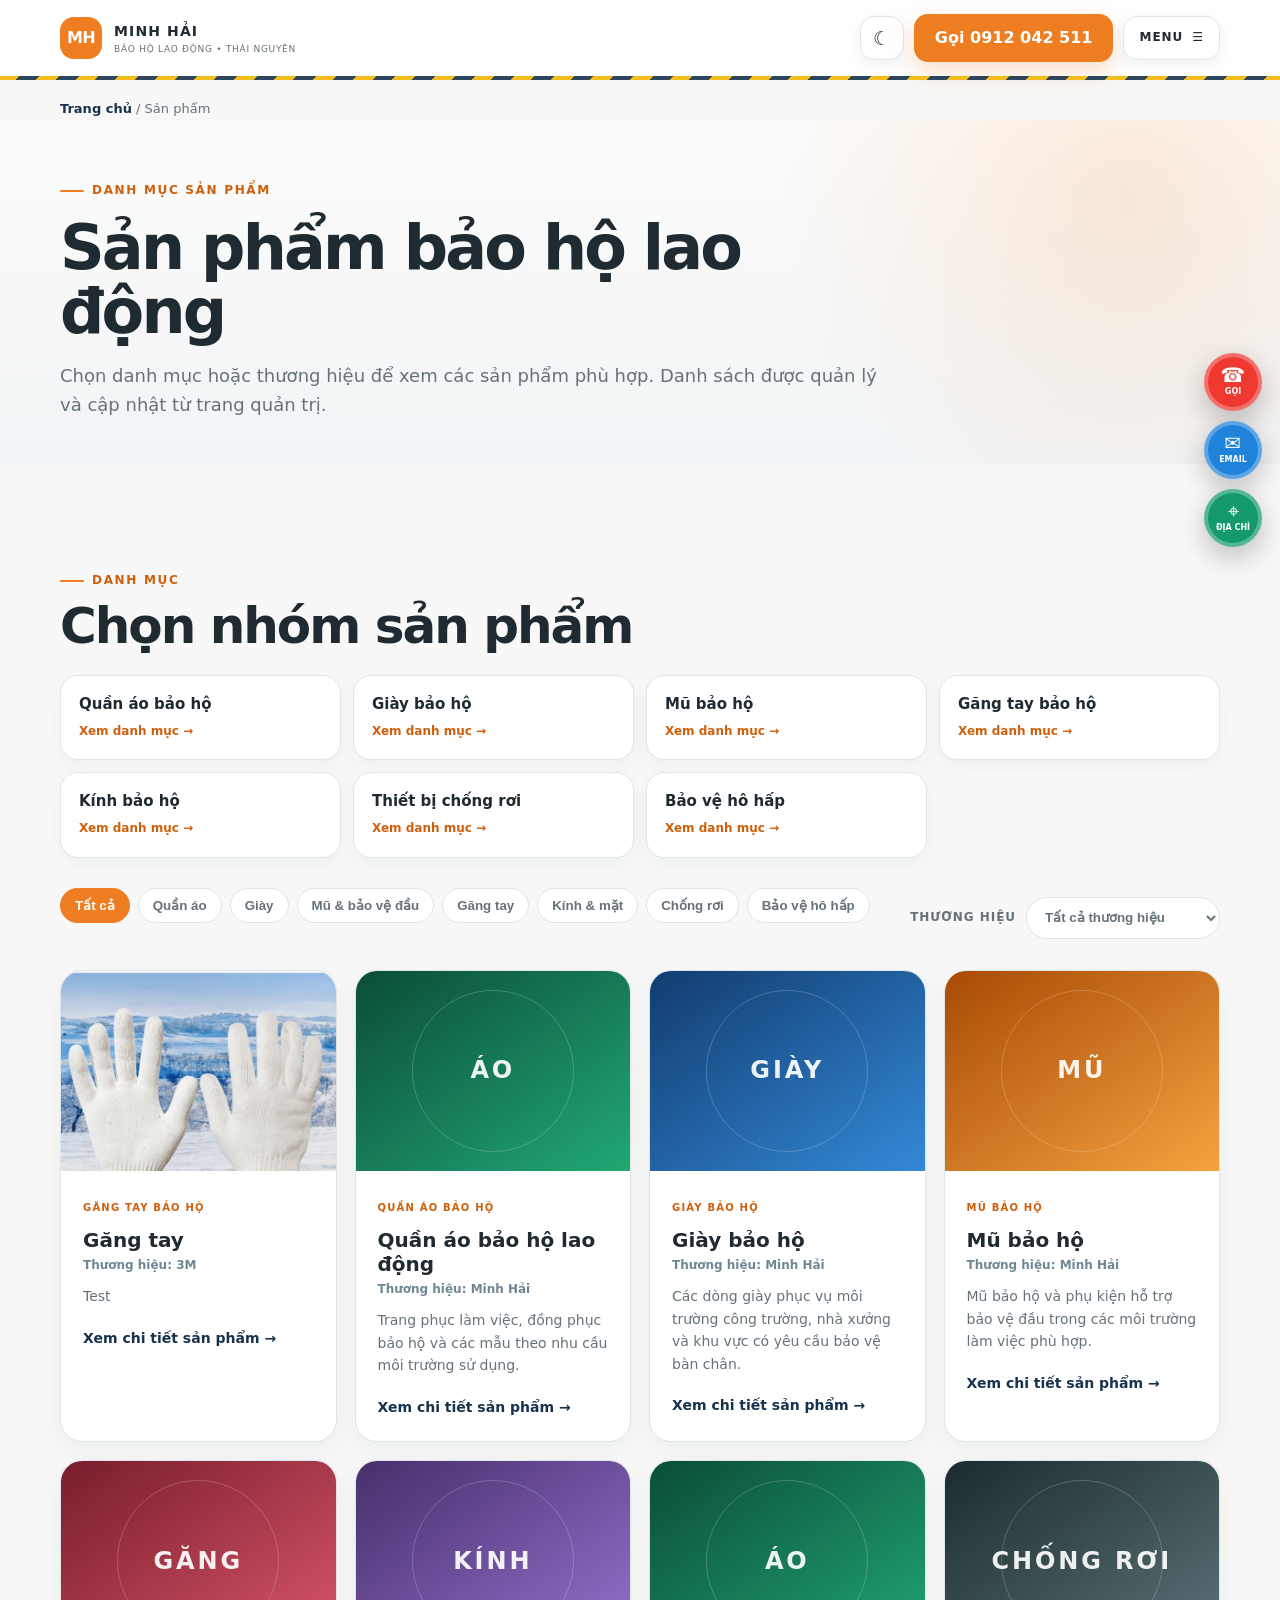
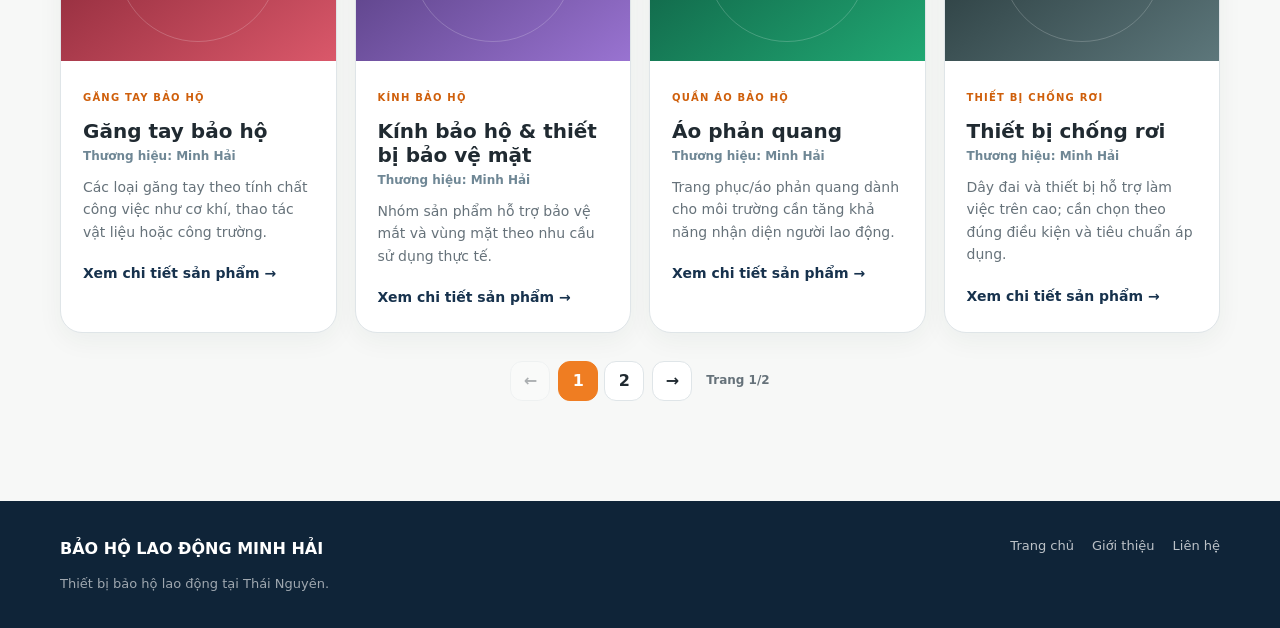
<file: san-pham/index.html>
<!doctype html>
<html lang="vi">
<head>
  <meta charset="utf-8"><meta name="viewport" content="width=device-width, initial-scale=1">
  <script>(()=>{try{const s=localStorage.getItem("mh-theme"),d=matchMedia("(prefers-color-scheme: dark)").matches;document.documentElement.dataset.theme=s||(d?"dark":"light")}catch(e){document.documentElement.dataset.theme="light"}})();</script>
  <title>Sản phẩm bảo hộ lao động | Minh Hải Thái Nguyên</title>
  <meta name="description" content="Danh mục sản phẩm bảo hộ lao động Minh Hải tại Thái Nguyên: giày, quần áo, mũ, găng tay, kính, chống rơi và bảo vệ hô hấp.">
  <meta name="robots" content="index,follow,max-image-preview:large"><link rel="canonical" href="https://baoholaodongminhhaitn.com/san-pham/"><meta name="theme-color" content="#0d6b4b">
  <link rel="stylesheet" href="../styles.css">
</head>
<body class="show-contact-dock" data-root="../">
  <header class="site-header"><div class="container nav-wrap"><a class="brand" href="../"><span class="brand-mark">MH</span><span><strong>MINH HẢI</strong><small>BẢO HỘ LAO ĐỘNG • THÁI NGUYÊN</small></span></a><div class="header-actions"><button class="theme-toggle" type="button" data-theme-toggle><span class="theme-toggle-icon">☾</span></button><a class="btn btn-primary nav-cta" href="tel:0915418416" data-phone-link>Gọi 0915 418 416</a><div class="menu-wrap"><button class="menu-toggle" type="button" data-menu-toggle aria-controls="site-menu" aria-expanded="false"><span>MENU</span><span>☰</span></button><nav class="site-menu compact-menu" id="site-menu" data-site-menu hidden><a class="site-menu-link" href="../#gioi-thieu">Giới thiệu</a><div class="site-menu-products"><button class="site-menu-link site-menu-products-toggle" type="button" data-products-menu-toggle aria-expanded="false">Sản phẩm <span>⌄</span></button><div class="site-menu-categories is-collapsed" data-menu-categories></div></div><a class="site-menu-link" href="../thuong-hieu/">Thương hiệu</a><a class="site-menu-link" href="../#lien-he">Liên hệ</a></nav></div></div></div></header>
  <main>
    <div class="container breadcrumbs"><a href="../">Trang chủ</a> / Sản phẩm</div>
    <section class="category-hero catalog-hero"><div class="container"><span class="eyebrow">DANH MỤC SẢN PHẨM</span><h1>Sản phẩm bảo hộ lao động</h1><p>Chọn danh mục hoặc thương hiệu để xem các sản phẩm phù hợp. Danh sách được quản lý và cập nhật từ trang quản trị.</p></div></section>
    <section class="section products-section"><div class="container">
      <div class="section-heading compact-heading"><div><span class="eyebrow">DANH MỤC</span><h2>Chọn nhóm sản phẩm</h2></div></div>
      <div class="seo-category-grid" data-category-grid><p class="catalog-loading">Đang tải danh mục...</p></div>
      <div class="product-toolbar"><div class="filters" id="category-filters" aria-label="Lọc theo danh mục"><button class="filter active" data-filter="all">Tất cả</button></div><div class="brand-control"><label for="brand-filter">Thương hiệu</label><select id="brand-filter" class="brand-filter"><option value="all">Tất cả thương hiệu</option></select></div></div>
      <div id="product-grid" class="product-grid loading">Đang tải sản phẩm...</div>
      <nav id="product-pagination" class="product-pagination" hidden><button class="page-nav" data-page-prev type="button">←</button><div class="page-numbers" data-page-numbers></div><button class="page-nav" data-page-next type="button">→</button><span class="page-status" data-page-status></span></nav>
    </div></section>
  </main>
  <footer class="site-footer"><div class="container footer-grid"><div><strong>BẢO HỘ LAO ĐỘNG MINH HẢI</strong><p>Thiết bị bảo hộ lao động tại Thái Nguyên.</p></div><div class="footer-links"><a href="../">Trang chủ</a><a href="../#gioi-thieu">Giới thiệu</a><a href="../#lien-he">Liên hệ</a></div></div></footer>
  <script src="../theme.js"></script><script src="../site.js"></script><script src="../script.js"></script>
</body></html>
</file>
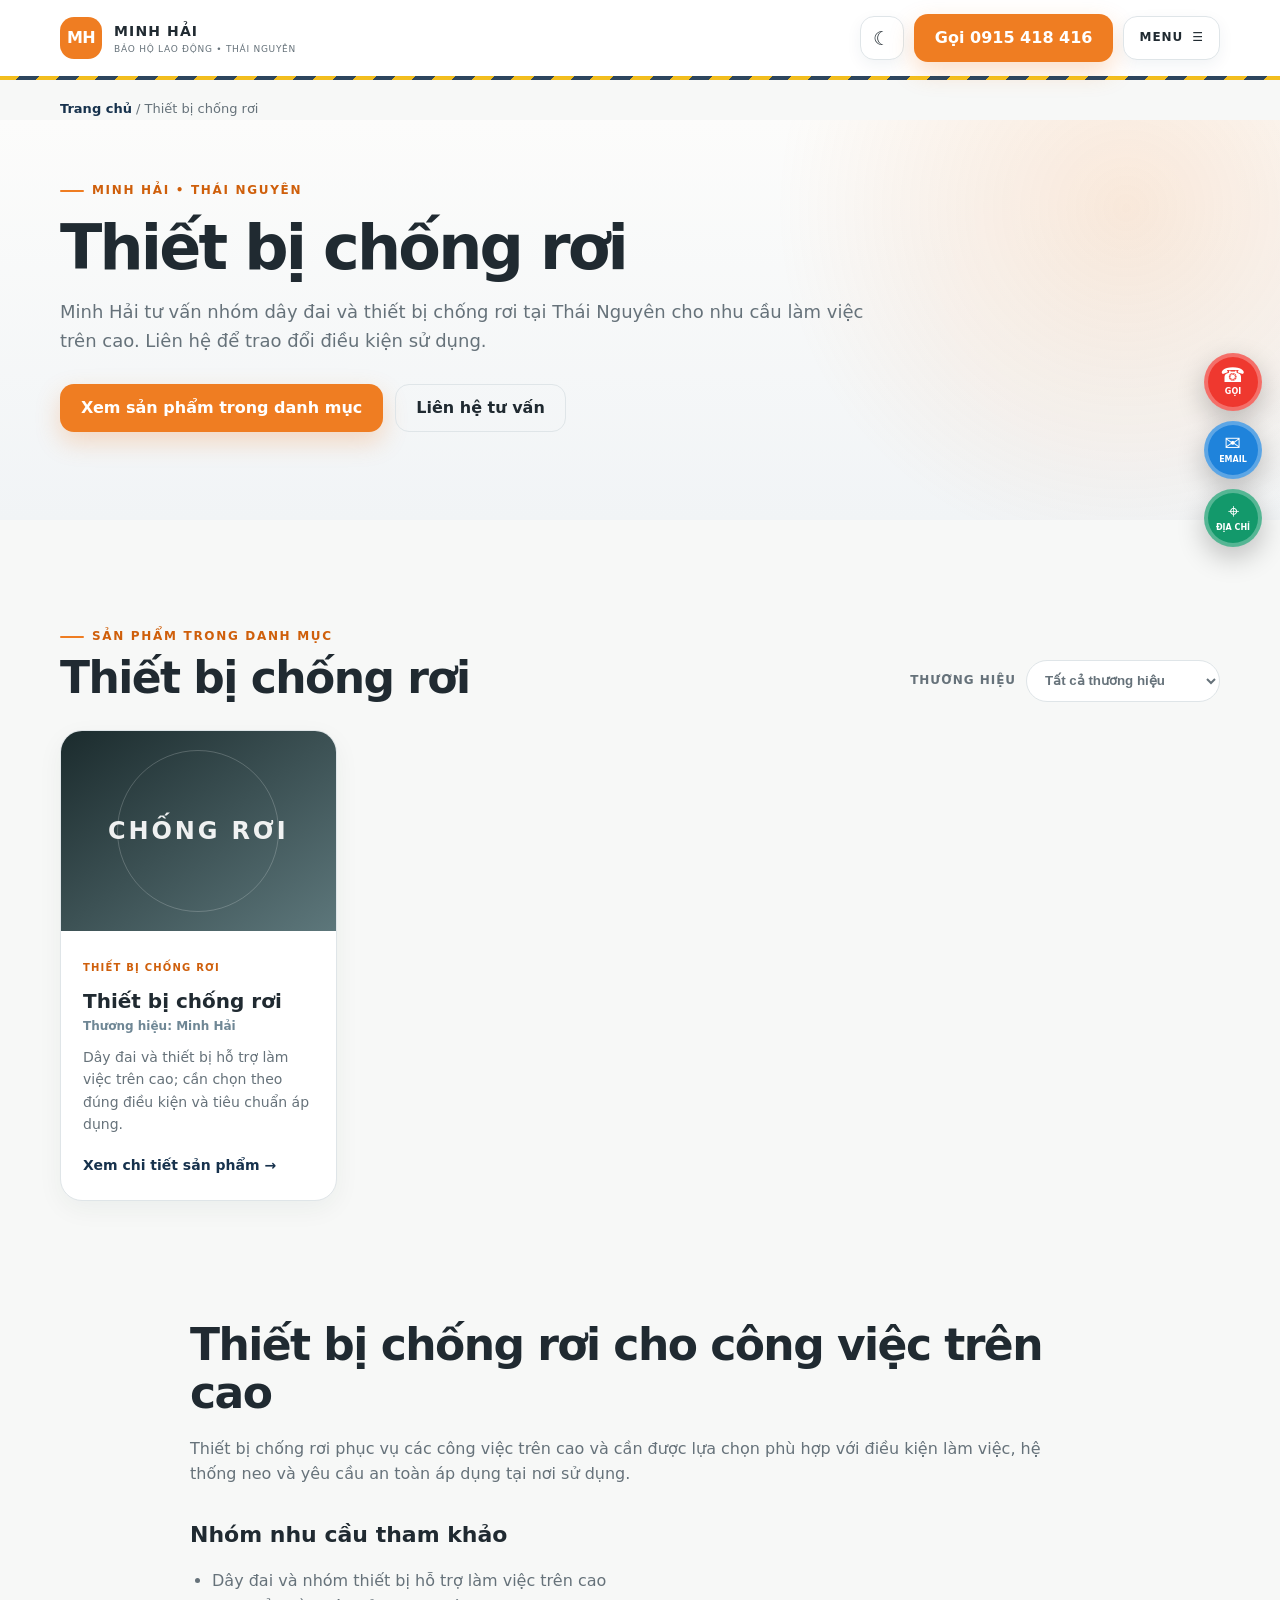
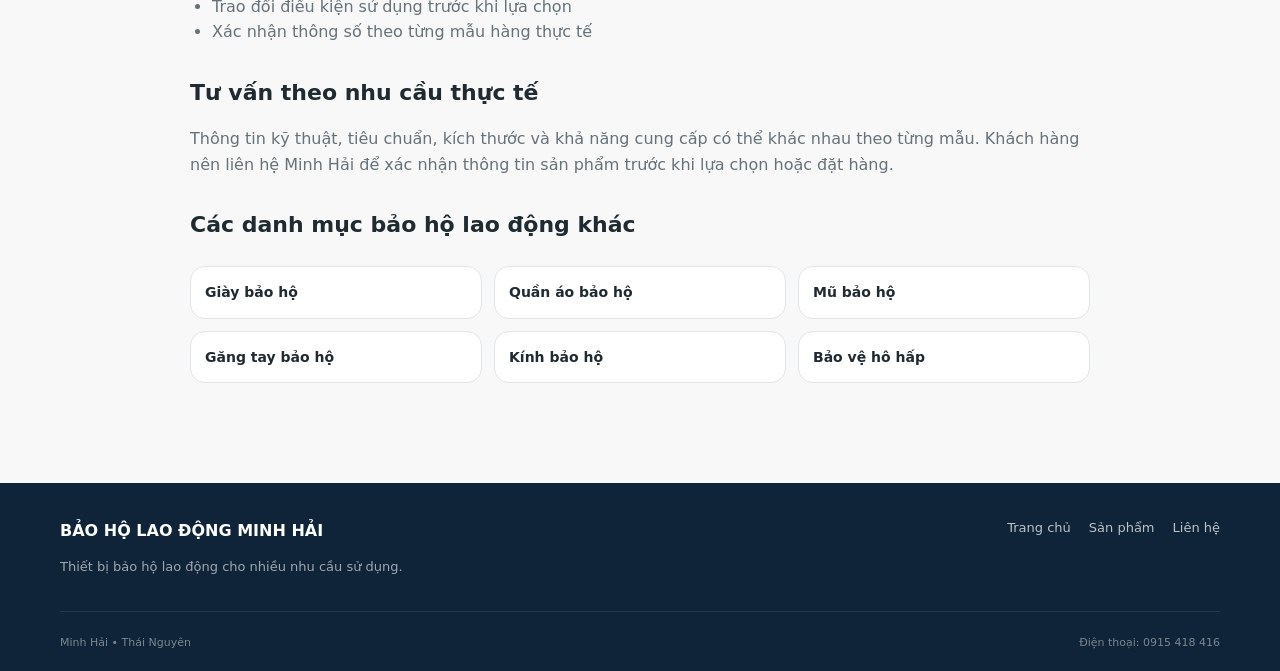
<file: thiet-bi-chong-roi/index.html>
<!DOCTYPE html>

<html lang="vi">
<head>
<meta charset="utf-8"/>
<meta content="width=device-width, initial-scale=1" name="viewport"/>
<script>
    (() => {
      try {
        const savedTheme = localStorage.getItem("mh-theme");
        const systemDark = window.matchMedia && window.matchMedia("(prefers-color-scheme: dark)").matches;
        document.documentElement.dataset.theme = savedTheme || (systemDark ? "dark" : "light");
      } catch (error) {
        document.documentElement.dataset.theme = "light";
      }
    })();
  </script>
<title>Thiết bị chống rơi Thái Nguyên | Minh Hải</title>
<meta content="Minh Hải tư vấn nhóm dây đai và thiết bị chống rơi tại Thái Nguyên cho nhu cầu làm việc trên cao. Liên hệ để trao đổi điều kiện sử dụng." name="description"/>
<meta content="index,follow,max-image-preview:large" name="robots"/>
<link href="https://baoholaodongminhhaitn.com/thiet-bi-chong-roi/" rel="canonical"/>
<meta content="#0d6b4b" name="theme-color"/>
<meta content="vi_VN" property="og:locale"/>
<meta content="website" property="og:type"/>
<meta content="Bảo hộ lao động Minh Hải Thái Nguyên" property="og:site_name"/>
<meta content="Thiết bị chống rơi Thái Nguyên | Minh Hải" property="og:title"/>
<meta content="Minh Hải tư vấn nhóm dây đai và thiết bị chống rơi tại Thái Nguyên cho nhu cầu làm việc trên cao. Liên hệ để trao đổi điều kiện sử dụng." property="og:description"/>
<meta content="https://baoholaodongminhhaitn.com/thiet-bi-chong-roi/" property="og:url"/>
<script type="application/ld+json">{
  "@context": "https://schema.org",
  "@type": "BreadcrumbList",
  "itemListElement": [
    {
      "@type": "ListItem",
      "position": 1,
      "name": "Trang chủ",
      "item": "https://baoholaodongminhhaitn.com/"
    },
    {
      "@type": "ListItem",
      "position": 2,
      "name": "Thiết bị chống rơi",
      "item": "https://baoholaodongminhhaitn.com/thiet-bi-chong-roi/"
    }
  ]
}</script>
<link href="../styles.css" rel="stylesheet"/>
</head>
<body class="show-contact-dock" data-category="fall" data-root="../">
<header class="site-header">
<div class="container nav-wrap">
<a aria-label="Trang chủ Bảo hộ lao động Minh Hải" class="brand" href="../">
<span class="brand-mark">MH</span>
<span><strong>MINH HẢI</strong><small>BẢO HỘ LAO ĐỘNG • THÁI NGUYÊN</small></span>
</a>
<div class="header-actions">
<button aria-label="Chuyển giao diện sáng/tối" class="theme-toggle" data-theme-toggle="" title="Chuyển giao diện sáng/tối" type="button"><span aria-hidden="true" class="theme-toggle-icon">☾</span></button>
<a class="btn btn-primary nav-cta" href="tel:0915418416">Gọi 0915 418 416</a>
<button aria-controls="site-menu" aria-expanded="false" class="menu-toggle" data-menu-toggle="" type="button"><span>MENU</span><span aria-hidden="true">☰</span></button>
</div>
</div>
<div class="site-menu" data-site-menu="" hidden="" id="site-menu">
<div class="container site-menu-inner">
<a class="site-menu-link" href="../#gioi-thieu">Giới thiệu</a>
<div class="site-menu-products">
<button aria-expanded="false" class="site-menu-link site-menu-products-toggle" data-products-menu-toggle="" type="button">Sản phẩm <span aria-hidden="true">⌄</span></button>
<div class="site-menu-categories is-collapsed" data-menu-categories=""></div>
</div>
<a class="site-menu-link" href="../thuong-hieu/">Thương hiệu</a>
<a class="site-menu-link" href="../#lien-he">Liên hệ</a>
</div>
</div>
</header>
<main>
<div class="container breadcrumbs"><a href="../">Trang chủ</a> / Thiết bị chống rơi</div>
<section class="category-hero">
<div class="container">
<span class="eyebrow">MINH HẢI • THÁI NGUYÊN</span>
<h1>Thiết bị chống rơi</h1>
<p>Minh Hải tư vấn nhóm dây đai và thiết bị chống rơi tại Thái Nguyên cho nhu cầu làm việc trên cao. Liên hệ để trao đổi điều kiện sử dụng.</p>
<div class="hero-actions">
<a class="btn btn-primary" href="#category-products">Xem sản phẩm trong danh mục</a>
<a class="btn btn-ghost" href="../#lien-he">Liên hệ tư vấn</a>
</div>
</div>
</section>
<section class="section category-products-section" id="category-products"><div class="container"><div class="category-products-heading"><div><span class="eyebrow">SẢN PHẨM TRONG DANH MỤC</span><h2>Thiết bị chống rơi</h2></div><div class="brand-control"><label for="category-brand-filter">Thương hiệu</label><select class="brand-filter" id="category-brand-filter"><option value="all">Tất cả thương hiệu</option></select></div></div><div class="product-grid loading" id="category-product-grid">Đang tải sản phẩm...</div><nav aria-label="Phân trang sản phẩm" class="product-pagination" hidden="" id="category-product-pagination"><button class="page-nav" data-page-prev="" type="button">←</button><div class="page-numbers" data-page-numbers=""></div><button class="page-nav" data-page-next="" type="button">→</button><span class="page-status" data-page-status=""></span></nav></div></section><section class="section category-info-section"><div class="container category-copy">
<h2>Thiết bị chống rơi cho công việc trên cao</h2>
<p>Thiết bị chống rơi phục vụ các công việc trên cao và cần được lựa chọn phù hợp với điều kiện làm việc, hệ thống neo và yêu cầu an toàn áp dụng tại nơi sử dụng.</p>
<h3>Nhóm nhu cầu tham khảo</h3>
<ul><li>Dây đai và nhóm thiết bị hỗ trợ làm việc trên cao</li><li>Trao đổi điều kiện sử dụng trước khi lựa chọn</li><li>Xác nhận thông số theo từng mẫu hàng thực tế</li></ul>
<h3>Tư vấn theo nhu cầu thực tế</h3>
<p>
            Thông tin kỹ thuật, tiêu chuẩn, kích thước và khả năng cung cấp có thể khác nhau theo từng mẫu.
            Khách hàng nên liên hệ Minh Hải để xác nhận thông tin sản phẩm trước khi lựa chọn hoặc đặt hàng.
          </p>
<h3>Các danh mục bảo hộ lao động khác</h3>
<div class="related-categories"><a href="../giay-bao-ho/">Giày bảo hộ</a><a href="../quan-ao-bao-ho/">Quần áo bảo hộ</a><a href="../mu-bao-ho/">Mũ bảo hộ</a><a href="../gang-tay-bao-ho/">Găng tay bảo hộ</a><a href="../kinh-bao-ho/">Kính bảo hộ</a><a href="../bao-ve-ho-hap/">Bảo vệ hô hấp</a></div>
</div></section>
</main>
<footer class="site-footer">
<div class="container footer-grid">
<div><strong>BẢO HỘ LAO ĐỘNG MINH HẢI</strong><p>Thiết bị bảo hộ lao động cho nhiều nhu cầu sử dụng.</p></div>
<div class="footer-links"><a href="../">Trang chủ</a><a href="../san-pham/">Sản phẩm</a><a href="../#lien-he">Liên hệ</a></div>
</div>
<div class="container footer-bottom"><span>Minh Hải • Thái Nguyên</span><span>Điện thoại: 0915 418 416</span></div>
</footer>
<script src="../theme.js"></script><script src="../site.js"></script><script src="../category-page.js"></script>
</body>
</html>
</file>
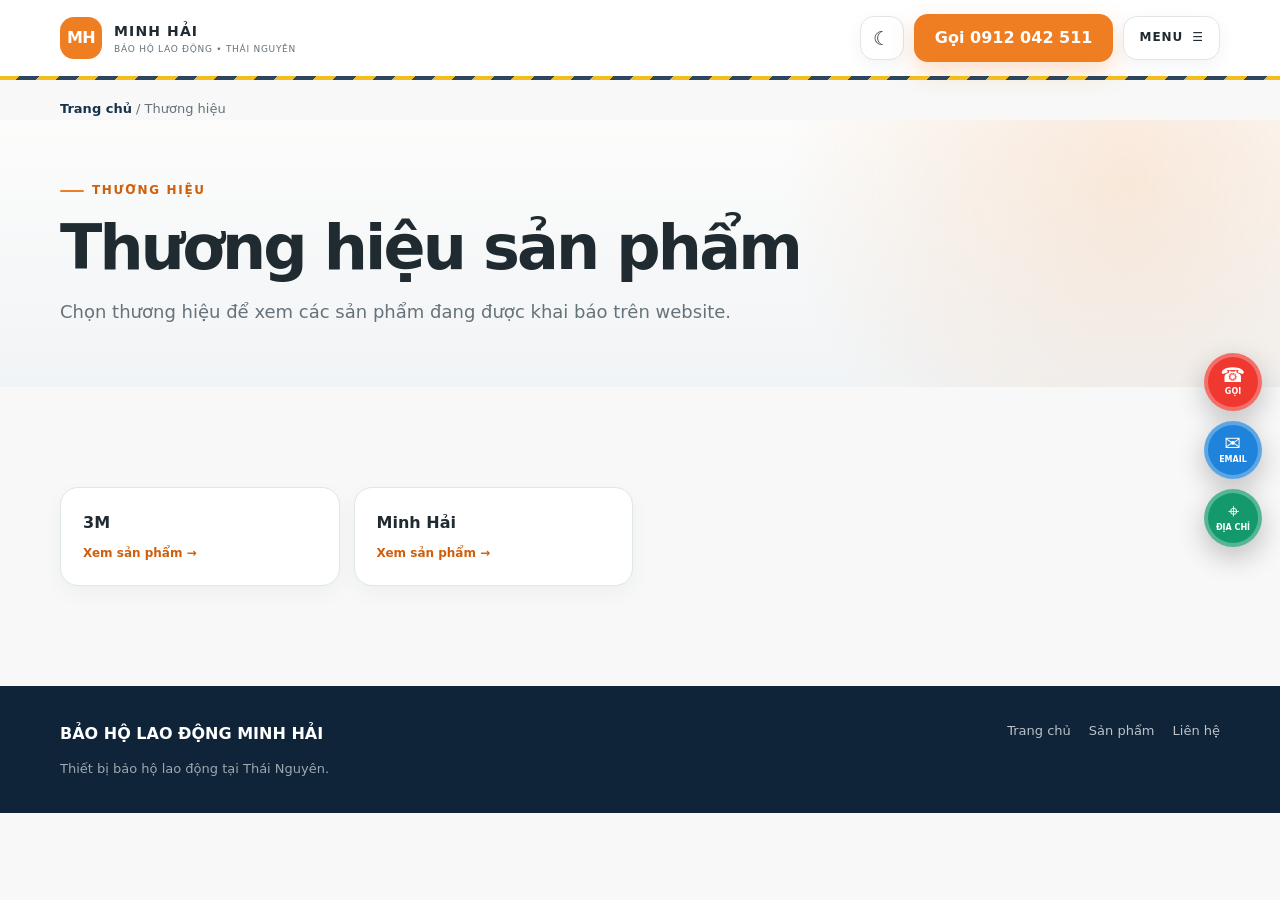
<file: thuong-hieu/index.html>
<!doctype html><html lang="vi"><head><meta charset="utf-8"><meta name="viewport" content="width=device-width, initial-scale=1"><script>(()=>{try{const s=localStorage.getItem("mh-theme"),d=matchMedia("(prefers-color-scheme: dark)").matches;document.documentElement.dataset.theme=s||(d?"dark":"light")}catch(e){document.documentElement.dataset.theme="light"}})();</script><title>Thương hiệu bảo hộ lao động | Minh Hải</title><meta name="description" content="Xem các thương hiệu sản phẩm bảo hộ lao động đang có tại Minh Hải Thái Nguyên."><meta name="robots" content="index,follow"><link rel="canonical" href="https://baoholaodongminhhaitn.com/thuong-hieu/"><meta name="theme-color" content="#0d6b4b"><link rel="stylesheet" href="../styles.css"></head><body class="show-contact-dock" data-root="../"><header class="site-header"><div class="container nav-wrap"><a class="brand" href="../"><span class="brand-mark">MH</span><span><strong>MINH HẢI</strong><small>BẢO HỘ LAO ĐỘNG • THÁI NGUYÊN</small></span></a><div class="header-actions"><button class="theme-toggle" type="button" data-theme-toggle><span class="theme-toggle-icon">☾</span></button><a class="btn btn-primary nav-cta" href="tel:0915418416" data-phone-link>Gọi 0915 418 416</a><div class="menu-wrap"><button class="menu-toggle" type="button" data-menu-toggle aria-controls="site-menu" aria-expanded="false"><span>MENU</span><span>☰</span></button><nav class="site-menu compact-menu" id="site-menu" data-site-menu hidden><a class="site-menu-link" href="../#gioi-thieu">Giới thiệu</a><div class="site-menu-products"><button class="site-menu-link site-menu-products-toggle" type="button" data-products-menu-toggle aria-expanded="false">Sản phẩm <span>⌄</span></button><div class="site-menu-categories is-collapsed" data-menu-categories></div></div><a class="site-menu-link" href="./">Thương hiệu</a><a class="site-menu-link" href="../#lien-he">Liên hệ</a></nav></div></div></div></header><main><div class="container breadcrumbs"><a href="../">Trang chủ</a> / Thương hiệu</div><section class="category-hero"><div class="container"><span class="eyebrow">THƯƠNG HIỆU</span><h1>Thương hiệu sản phẩm</h1><p>Chọn thương hiệu để xem các sản phẩm đang được khai báo trên website.</p></div></section><section class="section"><div class="container"><div class="brand-grid" data-brand-grid><p class="catalog-loading">Đang tải thương hiệu...</p></div></div></section></main><footer class="site-footer"><div class="container footer-grid"><div><strong>BẢO HỘ LAO ĐỘNG MINH HẢI</strong><p>Thiết bị bảo hộ lao động tại Thái Nguyên.</p></div><div class="footer-links"><a href="../">Trang chủ</a><a href="../san-pham/">Sản phẩm</a><a href="../#lien-he">Liên hệ</a></div></div></footer><script src="../theme.js"></script><script src="../site.js"></script><script src="../brands.js"></script></body></html>
</file>
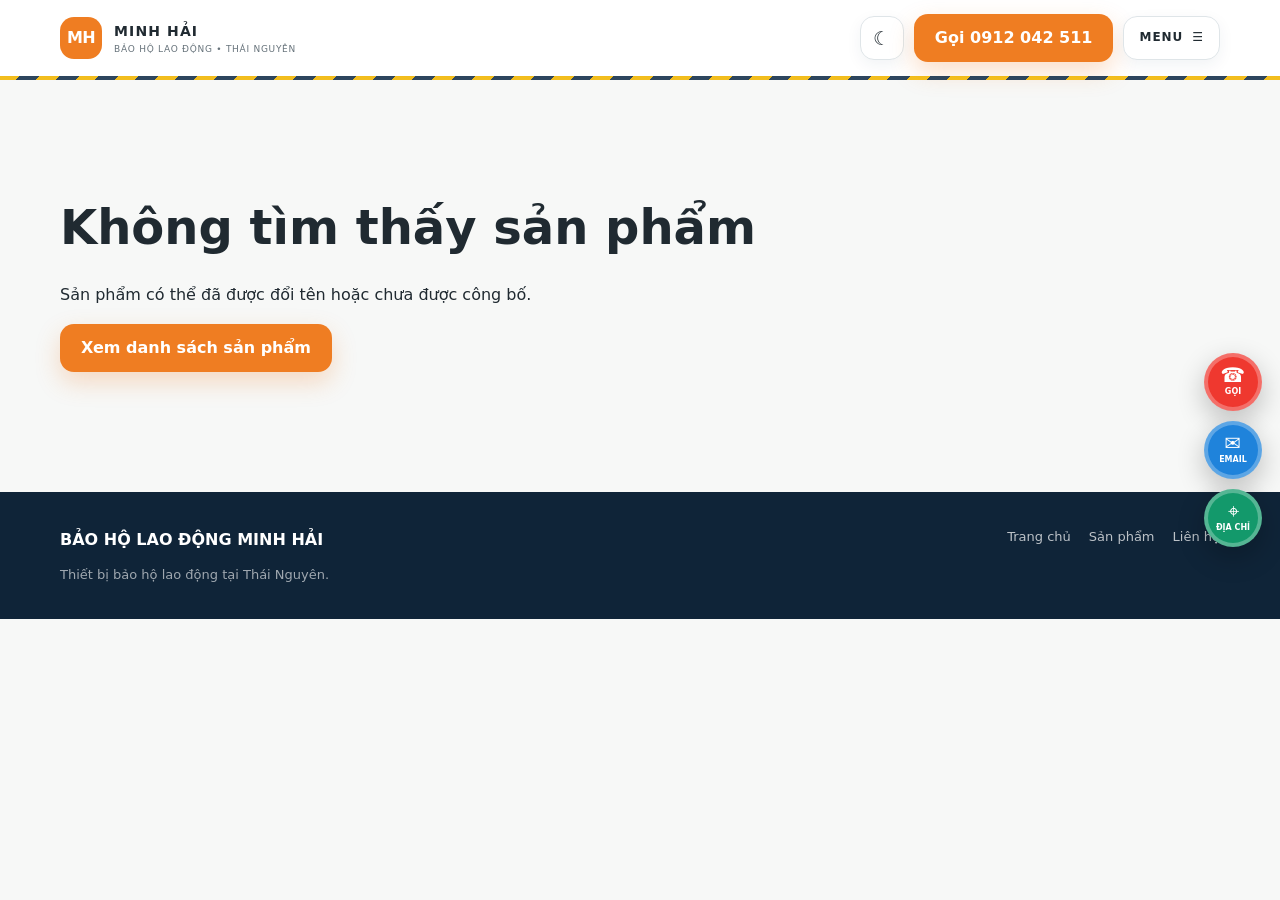
<file: san-pham/chi-tiet.html>
<!doctype html>
<html lang="vi">
<head>
  <meta charset="utf-8"><meta name="viewport" content="width=device-width, initial-scale=1">
  <script>(()=>{try{const s=localStorage.getItem("mh-theme"),d=matchMedia("(prefers-color-scheme: dark)").matches;document.documentElement.dataset.theme=s||(d?"dark":"light")}catch(e){document.documentElement.dataset.theme="light"}})();</script>
  <title>Chi tiết sản phẩm | Minh Hải</title>
  <meta name="description" content="Thông tin chi tiết sản phẩm bảo hộ lao động tại Minh Hải."><meta name="robots" content="index,follow,max-image-preview:large"><link rel="canonical" href="https://baoholaodongminhhaitn.com/san-pham/chi-tiet.html"><meta name="theme-color" content="#0d6b4b"><meta property="og:type" content="product"><meta property="og:title" content="Chi tiết sản phẩm | Minh Hải"><meta property="og:description" content="Thông tin chi tiết sản phẩm bảo hộ lao động tại Minh Hải."><meta property="og:url" content="https://baoholaodongminhhaitn.com/san-pham/chi-tiet.html">
  <link rel="stylesheet" href="../styles.css">
</head>
<body class="show-contact-dock" data-root="../">
  <header class="site-header"><div class="container nav-wrap"><a class="brand" href="../"><span class="brand-mark">MH</span><span><strong>MINH HẢI</strong><small>BẢO HỘ LAO ĐỘNG • THÁI NGUYÊN</small></span></a><div class="header-actions"><button class="theme-toggle" type="button" data-theme-toggle><span class="theme-toggle-icon">☾</span></button><a class="btn btn-primary nav-cta" href="tel:0915418416" data-phone-link>Gọi 0915 418 416</a><div class="menu-wrap"><button class="menu-toggle" type="button" data-menu-toggle aria-controls="site-menu" aria-expanded="false"><span>MENU</span><span>☰</span></button><nav class="site-menu compact-menu" id="site-menu" data-site-menu hidden><a class="site-menu-link" href="../#gioi-thieu">Giới thiệu</a><div class="site-menu-products"><button class="site-menu-link site-menu-products-toggle" type="button" data-products-menu-toggle aria-expanded="false">Sản phẩm <span>⌄</span></button><div class="site-menu-categories is-collapsed" data-menu-categories></div></div><a class="site-menu-link" href="../thuong-hieu/">Thương hiệu</a><a class="site-menu-link" href="../#lien-he">Liên hệ</a></nav></div></div></div></header>
  <main data-product-page>
    <div class="container breadcrumbs"><a href="../">Trang chủ</a> / <a href="./">Sản phẩm</a> / <a href="#" data-category-link>Danh mục</a> / <span data-product-name>Sản phẩm</span></div>
    <section class="section product-detail-section"><div class="container product-detail-grid">
      <div class="product-detail-gallery" data-product-gallery><div class="product-detail-placeholder"><span>PPE</span></div></div>
      <div class="product-detail-copy"><span class="eyebrow" data-product-category>BẢO HỘ LAO ĐỘNG</span><h1 data-product-name>Đang tải sản phẩm...</h1><div class="product-detail-brand" data-product-brand></div><p class="product-detail-summary" data-product-summary></p><a class="btn btn-primary" href="#lien-he-san-pham">Liên hệ hỏi mẫu / báo giá</a></div>
    </div></section>
    <section class="section product-detail-info"><div class="container product-detail-info-grid"><div><span class="eyebrow">THÔNG TIN CHI TIẾT</span><h2>Thông tin sản phẩm</h2><p class="product-detail-text" data-product-details></p></div><div class="product-spec-section"><h2>Thông số / đặc điểm</h2><dl class="product-specs" data-product-specs></dl></div></div></section>
    <section class="section product-contact-section" id="lien-he-san-pham"><div class="container product-contact-panel" data-product-contact></div></section>
    <section class="section related-product-section"><div class="container"><div class="section-heading compact-heading"><div><span class="eyebrow">SẢN PHẨM LIÊN QUAN</span><h2>Cùng danh mục</h2></div></div><div class="related-product-grid" data-related-products></div></div></section>
  </main>
  <footer class="site-footer"><div class="container footer-grid"><div><strong>BẢO HỘ LAO ĐỘNG MINH HẢI</strong><p>Thiết bị bảo hộ lao động tại Thái Nguyên.</p></div><div class="footer-links"><a href="../">Trang chủ</a><a href="./">Sản phẩm</a><a href="../#lien-he">Liên hệ</a></div></div></footer>
  <script src="../theme.js"></script><script src="../site.js"></script><script src="../product-detail.js"></script>
</body></html>
</file>
<file: styles.css>
:root{
  --bg:#f7f8f7;
  --surface:#ffffff;
  --text:#202a31;
  --muted:#66727a;
  --brand:#17324d;
  --brand-2:#ef7d22;
  --safety:#f2b705;
  --safety-soft:#fff4cc;
  --navy:#17324d;
  --navy-2:#0f2438;
  --orange:#ef7d22;
  --orange-dark:#cf5f0b;
  --steel:#6f8795;
  --line:#dfe5e8;
  --shadow:0 18px 50px rgba(23,50,77,.12);
  --radius:24px;
}
*{box-sizing:border-box}
html{scroll-behavior:smooth}
body{margin:0;font-family:Inter,ui-sans-serif,system-ui,-apple-system,BlinkMacSystemFont,"Segoe UI",sans-serif;background:var(--bg);color:var(--text);line-height:1.6}
a{color:inherit;text-decoration:none}
.container{width:min(1160px,calc(100% - 40px));margin:0 auto}
.site-header{position:sticky;top:0;z-index:20;background:rgba(255,255,255,.92);backdrop-filter:blur(12px);border-bottom:1px solid rgba(223,232,228,.8)}
.site-header:after{content:"";position:absolute;left:0;right:0;bottom:-4px;height:4px;background:repeating-linear-gradient(135deg,#f2b705 0 14px,#17324d 14px 28px);opacity:.9}
.nav-wrap{min-height:76px;display:flex;align-items:center;gap:30px}
.brand{display:flex;align-items:center;gap:12px;margin-right:auto}
.brand-mark{width:42px;height:42px;border-radius:14px;display:grid;place-items:center;background:var(--orange);color:#fff;font-weight:800;letter-spacing:-.04em}
.brand strong{display:block;font-size:14px;letter-spacing:.08em}
.brand small{display:block;color:var(--muted);font-size:9px;letter-spacing:.08em}
.nav{display:flex;gap:24px;color:#426258;font-weight:600;font-size:14px}
.nav a:hover,.text-link:hover{color:var(--orange-dark)}
.btn{display:inline-flex;align-items:center;justify-content:center;min-height:48px;padding:0 20px;border-radius:14px;font-weight:750;border:1px solid transparent;transition:.2s ease}
.btn:hover{transform:translateY(-1px)}
.btn-primary{background:var(--orange);color:#fff;box-shadow:0 10px 25px rgba(239,125,34,.25)}
.btn-ghost{background:transparent;border-color:var(--line);color:var(--text)}
.btn-light{background:var(--surface);border-color:var(--line);color:var(--text)}
.btn-wide{width:100%}
.hero{padding:76px 0 50px;background:radial-gradient(circle at 86% 24%,rgba(239,125,34,.16),transparent 31%),radial-gradient(circle at 12% 80%,rgba(242,183,5,.10),transparent 24%),linear-gradient(180deg,#fcfcfb 0%,#f1f4f6 100%)}
.hero-grid{display:grid;grid-template-columns:1.08fr .92fr;gap:70px;align-items:center}
.eyebrow{display:inline-flex;align-items:center;gap:8px;color:var(--orange-dark);font-weight:800;font-size:12px;letter-spacing:.14em}
.eyebrow:before{content:"";width:24px;height:2px;background:var(--orange);border-radius:99px}
.hero h1{font-size:clamp(40px,5vw,70px);line-height:1.02;letter-spacing:-.045em;max-width:760px;margin:17px 0 22px}
.hero-copy>p{font-size:18px;color:var(--muted);max-width:720px;margin:0}
.hero-actions{display:flex;gap:12px;margin:28px 0}
.hero-meta{display:flex;flex-wrap:wrap;gap:18px;color:#587167;font-size:13px;font-weight:650}
.hero-card{min-height:480px;border-radius:36px;position:relative;overflow:hidden;padding:34px;display:flex;flex-direction:column;justify-content:flex-end;background:linear-gradient(145deg,#132d43,#1f506f 48%,#f18a35);box-shadow:var(--shadow)}
.hero-card:before,.hero-card:after{content:"";position:absolute;border-radius:50%;filter:blur(1px)}
.hero-card:before{width:300px;height:300px;background:rgba(255,255,255,.10);top:-80px;right:-60px}
.hero-card:after{width:230px;height:230px;background:rgba(0,0,0,.08);bottom:-90px;left:-50px}
.helmet{position:relative;z-index:1;font-size:120px;line-height:1;margin-bottom:auto;filter:drop-shadow(0 20px 22px rgba(0,0,0,.2))}
.hero-card-title,.hero-card-sub,.hero-chip-row{position:relative;z-index:1;color:#fff}
.hero-card-title{font-size:34px;font-weight:850;letter-spacing:-.03em}
.hero-card-sub{max-width:420px;opacity:.84;margin:6px 0 20px}
.hero-chip-row{display:flex;flex-wrap:wrap;gap:8px}
.hero-chip-row span{background:rgba(255,255,255,.12);border:1px solid rgba(255,255,255,.18);padding:7px 10px;border-radius:999px;font-size:12px;font-weight:700}
.section{padding:100px 0}
.section-heading{display:flex;align-items:end;justify-content:space-between;gap:40px;margin-bottom:34px}
.section-heading h2,.intro-section h2,.contact-section h2{font-size:clamp(32px,4vw,50px);line-height:1.05;letter-spacing:-.04em;margin:10px 0 0}
.section-heading p{max-width:480px;color:var(--muted);margin:0}
.filters{display:flex;gap:8px;flex-wrap:wrap;margin-bottom:25px}
.filter{border:1px solid var(--line);background:var(--surface);color:var(--muted);border-radius:999px;padding:9px 14px;font-weight:700;cursor:pointer}
.filter.active,.filter:hover{background:var(--orange);border-color:var(--orange);color:#fff}
.product-grid{display:grid;grid-template-columns:repeat(4,1fr);gap:18px}
.product-card{background:var(--surface);border:1px solid var(--line);border-radius:22px;overflow:hidden;box-shadow:0 8px 26px rgba(19,52,42,.05);transition:.2s ease}
.product-card:hover{transform:translateY(-4px);box-shadow:0 18px 34px rgba(19,52,42,.09)}
.product-card.is-hidden{display:none}
.product-visual{min-height:200px;display:grid;place-items:center;font-weight:900;letter-spacing:.12em;font-size:24px;color:rgba(255,255,255,.92);position:relative;overflow:hidden}
.product-visual:after{content:"";width:160px;height:160px;border:1px solid rgba(255,255,255,.2);border-radius:50%;position:absolute}
.visual-green{background:linear-gradient(145deg,#0b4d39,#21a873)}
.visual-blue{background:linear-gradient(145deg,#123c6f,#3389d7)}
.visual-orange{background:linear-gradient(145deg,#a84a05,#f4a340)}
.visual-red{background:linear-gradient(145deg,#781d2d,#da586a)}
.visual-purple{background:linear-gradient(145deg,#45306c,#9973d1)}
.visual-cyan{background:linear-gradient(145deg,#005e70,#28b3bc)}
.visual-dark{background:linear-gradient(145deg,#1b2b2d,#5d777b)}
.visual-yellow{background:linear-gradient(145deg,#8d6d00,#e2bd3f)}
.product-body{padding:22px}
.tag{font-size:10px;letter-spacing:.12em;font-weight:850;color:var(--orange-dark)}
.product-body h3{font-size:20px;line-height:1.2;margin:10px 0}
.product-body p{color:var(--muted);font-size:14px;margin:0 0 17px}
.text-link{font-weight:800;color:var(--brand);font-size:14px}
.intro-section{background:linear-gradient(145deg,#132d43,#0f2438);color:#fff}
.intro-section .eyebrow{color:#f8c86a}
.intro-section .eyebrow:before{background:#ef7d22}
.intro-grid{display:grid;grid-template-columns:1fr 1fr;gap:80px;align-items:start}
.intro-section p{color:rgba(255,255,255,.70)}
.benefit-list{display:grid;gap:15px}
.benefit{display:grid;grid-template-columns:60px 1fr;gap:16px;padding:18px 0;border-bottom:1px solid rgba(255,255,255,.13)}
.benefit>span{font-weight:800;color:#f8c86a}
.benefit strong{font-size:17px}
.benefit p{font-size:14px;margin:5px 0 0}
.contact-section{background:#f1f3f4}
.contact-grid{display:grid;grid-template-columns:1.05fr .8fr;gap:70px}
.contact-cards{display:grid;gap:12px;margin-top:28px}
.contact-card{display:flex;gap:15px;align-items:flex-start;padding:18px;background:var(--surface);border:1px solid var(--line);border-radius:18px}
.contact-card:hover{border-color:#efc18c}
.contact-icon{width:42px;height:42px;flex:0 0 auto;border-radius:13px;display:grid;place-items:center;background:var(--safety-soft);color:var(--orange-dark);font-weight:900}
.contact-card small{display:block;color:var(--muted);font-size:11px;text-transform:uppercase;letter-spacing:.08em;font-weight:800}
.contact-card strong{display:block;margin-top:3px;font-size:15px;overflow-wrap:anywhere}
.contact-panel{background:var(--surface);border:1px solid var(--line);border-radius:26px;padding:28px;box-shadow:var(--shadow);align-self:start}
.panel-top{display:flex;align-items:center;justify-content:space-between}
.panel-badge{background:var(--safety-soft);color:var(--orange-dark);padding:7px 10px;border-radius:999px;font-size:10px;font-weight:900;letter-spacing:.12em}
.dot-live{width:9px;height:9px;border-radius:50%;background:#29ba76;box-shadow:0 0 0 6px #e7f8ef}
.contact-panel h3{font-size:28px;margin:28px 0 8px}
.contact-panel p{color:var(--muted)}
.panel-actions{display:grid;gap:10px;margin-top:24px}
.panel-note{display:block;color:#788780;font-size:12px;margin-top:20px}
.site-footer{padding:35px 0 20px;background:#0f2438;color:#fff}
.footer-grid{display:flex;justify-content:space-between;gap:30px;align-items:start}
.footer-grid p{color:rgba(255,255,255,.6);font-size:13px}
.footer-links{display:flex;gap:18px;color:rgba(255,255,255,.72);font-size:13px}
.footer-bottom{display:flex;justify-content:space-between;gap:20px;padding-top:22px;margin-top:20px;border-top:1px solid rgba(255,255,255,.10);color:rgba(255,255,255,.45);font-size:11px}
@media (max-width:980px){
  .hero-grid,.intro-grid,.contact-grid{grid-template-columns:1fr}
  .hero-card{min-height:380px}
  .product-grid{grid-template-columns:repeat(2,1fr)}
  .section-heading{align-items:start;flex-direction:column}
  .nav{display:none}
}
@media (max-width:620px){
  .container{width:min(100% - 24px,1160px)}
  .nav-cta{display:none}
  .hero{padding-top:52px}
  .hero-actions{flex-direction:column}
  .hero-actions .btn{width:100%}
  .product-grid{grid-template-columns:1fr}
  .section{padding:70px 0}
  .footer-grid,.footer-bottom{flex-direction:column}
  .hero h1{font-size:42px}
}

/* Product CMS/catalog additions */
.product-toolbar{display:flex;gap:12px;align-items:center;justify-content:space-between;flex-wrap:wrap;margin-bottom:22px}
.brand-filter{border:1px solid var(--line);background:var(--surface);color:var(--muted);border-radius:999px;padding:10px 38px 10px 14px;font-weight:700;min-height:42px}
.product-grid.loading,.product-grid.empty{display:flex;align-items:center;justify-content:center;min-height:220px;color:var(--muted);background:#fff;border:1px dashed var(--line);border-radius:24px}
.product-image{height:200px;overflow:hidden;display:grid;place-items:center;background:color-mix(in srgb,var(--surface) 82%,var(--line))}
.product-image img{width:100%;height:100%;object-fit:cover;display:block}
.product-image .product-visual{width:100%;height:100%;min-height:200px}
.product-card{cursor:pointer}
.product-card .text-link{pointer-events:none}
.product-brand{font-size:12px;color:var(--steel);font-weight:750;margin-top:-6px;margin-bottom:10px}
.no-results{grid-column:1/-1;text-align:center;color:var(--muted);padding:45px 20px}
.product-modal{position:fixed;inset:0;background:rgba(15,36,56,.64);display:none;align-items:center;justify-content:center;padding:20px;z-index:80}
.product-modal.open{display:flex}
.product-modal-panel{position:relative;width:min(920px,100%);max-height:min(820px,92vh);overflow:auto;background:var(--surface);border-radius:28px;box-shadow:0 30px 80px rgba(0,0,0,.25);display:grid;grid-template-columns:1fr 1fr}
.product-modal-media{min-height:420px;background:color-mix(in srgb,var(--surface) 82%,var(--line));display:grid;place-items:center;overflow:hidden}
.product-modal-media img{width:100%;height:100%;object-fit:cover;display:block}
.product-modal-body{padding:34px}
.product-modal-body h3{font-size:34px;line-height:1.05;letter-spacing:-.04em;margin:10px 0 12px}
.product-modal-close{position:absolute;right:15px;top:12px;width:40px;height:40px;border:0;border-radius:50%;background:rgba(255,255,255,.9);font-size:25px;cursor:pointer;z-index:2}
.product-modal-note{font-size:13px;color:var(--muted);margin-top:25px}
.admin-link{font-size:12px;color:rgba(255,255,255,.55)}
@media(max-width:760px){
  .product-modal-panel{grid-template-columns:1fr}
  .product-modal-media{min-height:280px;max-height:44vh}
  .product-modal-body h3{font-size:28px}
  .product-toolbar{align-items:stretch}
  .brand-filter{width:100%}
}


/* SEO category landing links */
.seo-category-grid{display:grid;grid-template-columns:repeat(4,1fr);gap:12px;margin:0 0 30px}
.seo-category-card{background:var(--surface);border:1px solid var(--line);border-radius:18px;padding:18px;display:flex;flex-direction:column;gap:8px;transition:.2s ease;box-shadow:0 6px 18px rgba(23,50,77,.04)}
.seo-category-card:hover{transform:translateY(-2px);border-color:#efc18c;box-shadow:0 14px 28px rgba(23,50,77,.08)}
.seo-category-card strong{font-size:15px;line-height:1.35}
.seo-category-card span{font-size:12px;color:var(--orange-dark);font-weight:800}

/* Dedicated SEO category pages */
.breadcrumbs{padding:22px 0 0;font-size:13px;color:var(--muted)}
.breadcrumbs a{color:var(--brand);font-weight:700}
.category-hero{padding:54px 0 60px;background:radial-gradient(circle at 88% 22%,rgba(239,125,34,.15),transparent 30%),linear-gradient(180deg,#fcfcfb 0%,#f1f4f6 100%)}
.category-hero h1{font-size:clamp(38px,5vw,62px);line-height:1.03;letter-spacing:-.045em;margin:16px 0 18px;max-width:860px}
.category-hero p{font-size:18px;color:var(--muted);max-width:820px;margin:0}
.category-content-grid{display:grid;grid-template-columns:1.1fr .9fr;gap:42px;align-items:start}
.category-copy h2{font-size:clamp(30px,4vw,44px);line-height:1.1;letter-spacing:-.035em;margin:0 0 18px}
.category-copy h3{font-size:22px;margin:30px 0 10px}
.category-copy p,.category-copy li{color:var(--muted)}
.category-copy ul{padding-left:22px}
.info-card{background:var(--surface);border:1px solid var(--line);border-radius:24px;padding:26px;box-shadow:var(--shadow);position:sticky;top:104px}
.info-card h2{font-size:26px;margin:0 0 12px}
.info-card p{color:var(--muted)}
.info-list{display:grid;gap:10px;margin:20px 0}
.info-list a,.info-list span{display:block;padding:12px 14px;background:var(--bg);border-radius:12px;font-size:14px}
.related-categories{display:grid;grid-template-columns:repeat(3,1fr);gap:12px;margin-top:24px}
.related-categories a{background:var(--surface);border:1px solid var(--line);border-radius:15px;padding:14px;font-weight:750;font-size:14px}
.related-categories a:hover{border-color:#efc18c;color:var(--orange-dark)}
@media(max-width:980px){.seo-category-grid{grid-template-columns:repeat(2,1fr)}.category-content-grid{grid-template-columns:1fr}.info-card{position:static}.related-categories{grid-template-columns:repeat(2,1fr)}}
@media(max-width:620px){.seo-category-grid,.related-categories{grid-template-columns:1fr}}


/* Light / dark theme */
html{color-scheme:light}
html[data-theme="dark"]{
  color-scheme:dark;
  --bg:#0d141b;
  --surface:#131e27;
  --text:#eef3f6;
  --muted:#aab7bf;
  --brand:#8fc5ef;
  --brand-2:#ff9a4a;
  --safety:#f2b705;
  --safety-soft:#332b0d;
  --navy:#17324d;
  --navy-2:#08121c;
  --orange:#ef7d22;
  --orange-dark:#ff9a4a;
  --steel:#91a5b1;
  --line:#2b3a45;
  --shadow:0 18px 50px rgba(0,0,0,.32);
}
body,.site-header,.hero,.category-hero,.contact-section,.product-card,.contact-card,.contact-panel,.seo-category-card,.info-card,.related-categories a,.filter,.brand-filter,.product-modal-panel,.product-modal-media,.product-image,.theme-toggle{transition:background-color .22s ease,color .22s ease,border-color .22s ease,box-shadow .22s ease}
.theme-toggle{width:44px;height:44px;flex:0 0 44px;display:inline-grid;place-items:center;border:1px solid var(--line);border-radius:14px;background:var(--surface);color:var(--text);cursor:pointer;font:inherit;box-shadow:0 5px 16px rgba(23,50,77,.06)}
.theme-toggle:hover{transform:translateY(-1px);border-color:#efc18c}
.theme-toggle:focus-visible{outline:3px solid rgba(239,125,34,.32);outline-offset:2px}
.theme-toggle-icon{font-size:19px;line-height:1}

html[data-theme="dark"] .site-header{background:rgba(13,20,27,.92);border-bottom-color:rgba(43,58,69,.9)}
html[data-theme="dark"] .nav{color:#c1cbd1}
html[data-theme="dark"] .hero,
html[data-theme="dark"] .category-hero{background:radial-gradient(circle at 86% 24%,rgba(239,125,34,.12),transparent 31%),radial-gradient(circle at 12% 80%,rgba(242,183,5,.06),transparent 24%),linear-gradient(180deg,#0f1820 0%,#0b1218 100%)}
html[data-theme="dark"] .hero-meta{color:#a9b8b4}
html[data-theme="dark"] .contact-section{background:#0f1820}
html[data-theme="dark"] .filter,
html[data-theme="dark"] .brand-filter,
html[data-theme="dark"] .product-card,
html[data-theme="dark"] .contact-card,
html[data-theme="dark"] .contact-panel,
html[data-theme="dark"] .seo-category-card,
html[data-theme="dark"] .info-card,
html[data-theme="dark"] .related-categories a,
html[data-theme="dark"] .product-grid.loading,
html[data-theme="dark"] .product-grid.empty{background:var(--surface);color:var(--text)}
html[data-theme="dark"] .filter{color:var(--muted)}
html[data-theme="dark"] .filter.active,
html[data-theme="dark"] .filter:hover{color:#fff;background:var(--orange);border-color:var(--orange)}
html[data-theme="dark"] .product-image,
html[data-theme="dark"] .product-modal-media{background:#0d1820}
html[data-theme="dark"] .product-modal{background:rgba(2,8,13,.78)}
html[data-theme="dark"] .product-modal-close{background:rgba(19,30,39,.94);color:var(--text);border:1px solid var(--line)}
html[data-theme="dark"] .info-list a,
html[data-theme="dark"] .info-list span{background:#0d171e;color:var(--text)}
html[data-theme="dark"] .btn-light{background:#1a2630;border-color:var(--line);color:var(--text)}
html[data-theme="dark"] .dot-live{box-shadow:0 0 0 6px rgba(41,186,118,.14)}
html[data-theme="dark"] .seo-category-card:hover,
html[data-theme="dark"] .related-categories a:hover,
html[data-theme="dark"] .contact-card:hover{border-color:#8e5b32}
html[data-theme="dark"] .product-card:hover{box-shadow:0 18px 34px rgba(0,0,0,.34)}

@media(max-width:620px){
  .nav-wrap{gap:12px}
  .theme-toggle{width:42px;height:42px;flex-basis:42px}
}


/* V4.2 navigation, pagination and dynamic catalogue */
.header-actions{display:flex;align-items:center;gap:10px;margin-left:auto}
.menu-toggle{min-height:44px;padding:0 15px;border:1px solid var(--line);border-radius:14px;background:var(--surface);color:var(--text);display:inline-flex;gap:9px;align-items:center;font:inherit;font-size:12px;font-weight:850;letter-spacing:.08em;cursor:pointer;box-shadow:0 5px 16px rgba(23,50,77,.06)}
.menu-toggle:hover{border-color:#efc18c;transform:translateY(-1px)}
.site-menu{position:absolute;top:calc(100% + 4px);left:0;right:0;background:color-mix(in srgb,var(--surface) 96%,transparent);border-bottom:1px solid var(--line);box-shadow:0 20px 45px rgba(23,50,77,.16);backdrop-filter:blur(14px)}
.site-menu[hidden]{display:none}
.site-menu-inner{padding:20px 0 24px;display:grid;grid-template-columns:1fr 2.2fr 1fr 1fr;gap:14px;align-items:start}
.site-menu-link{width:100%;min-height:46px;padding:12px 14px;border:1px solid var(--line);border-radius:14px;background:var(--surface);color:var(--text);display:flex;align-items:center;justify-content:space-between;font:inherit;font-weight:800;cursor:pointer}
.site-menu-link:hover{border-color:#efc18c;color:var(--orange-dark)}
.site-menu-products-toggle{margin-bottom:10px}
.site-menu-categories{display:grid;grid-template-columns:repeat(2,minmax(0,1fr));gap:8px}
.site-menu-categories.is-collapsed{display:none}
.site-menu-categories a{padding:10px 12px;border-radius:12px;background:var(--bg);border:1px solid var(--line);font-size:13px;font-weight:700;color:var(--muted)}
.site-menu-categories a:hover{color:var(--orange-dark);border-color:#efc18c}
.catalog-loading{grid-column:1/-1;color:var(--muted);margin:0}
.brand-control{display:flex;align-items:center;gap:10px;margin-left:auto}
.brand-control label{font-size:12px;font-weight:850;color:var(--muted);text-transform:uppercase;letter-spacing:.08em}
.product-pagination{display:flex;align-items:center;justify-content:center;gap:8px;margin-top:28px;flex-wrap:wrap}
.product-pagination[hidden]{display:none}
.page-nav,.page-number{min-width:40px;height:40px;border:1px solid var(--line);border-radius:12px;background:var(--surface);color:var(--text);font:inherit;font-weight:800;cursor:pointer}
.page-number.active,.page-number:hover,.page-nav:hover:not(:disabled){background:var(--orange);border-color:var(--orange);color:#fff}
.page-nav:disabled{opacity:.35;cursor:not-allowed}
.page-numbers{display:flex;gap:6px;flex-wrap:wrap}
.page-status{font-size:12px;color:var(--muted);font-weight:700;margin-left:6px}
.category-products-heading{display:flex;justify-content:space-between;align-items:end;gap:24px;margin-bottom:28px}
.category-products-heading h2{font-size:clamp(30px,4vw,44px);line-height:1.08;letter-spacing:-.035em;margin:8px 0 0}
.category-info-section{padding-top:20px}
.category-info-section .category-copy{max-width:900px}
html[data-theme="dark"] .site-menu{background:rgba(19,30,39,.97)}
html[data-theme="dark"] .menu-toggle,html[data-theme="dark"] .site-menu-link,html[data-theme="dark"] .page-nav,html[data-theme="dark"] .page-number{background:var(--surface);color:var(--text)}
html[data-theme="dark"] .site-menu-categories a{background:#0d171e;color:var(--muted)}
@media(max-width:980px){.site-menu-inner{grid-template-columns:1fr 1.7fr}.site-menu-categories{grid-template-columns:1fr 1fr}}
@media(max-width:760px){.header-actions{gap:7px}.menu-toggle{padding:0 12px}.menu-toggle span:first-child{display:none}.site-menu-inner{grid-template-columns:1fr}.site-menu-categories{grid-template-columns:1fr 1fr}.category-products-heading{align-items:stretch;flex-direction:column}.brand-control{margin-left:0;width:100%;align-items:stretch;flex-direction:column}.brand-control .brand-filter{width:100%}.product-grid{grid-template-columns:repeat(2,minmax(0,1fr))}.product-image{height:160px}.product-image .product-visual{min-height:160px}.product-body{padding:16px}.product-body h3{font-size:17px}}
@media(max-width:520px){.site-menu-categories{grid-template-columns:1fr}.product-grid{grid-template-columns:1fr}.product-image{height:190px}.product-image .product-visual{min-height:190px}}

/* =========================
   V4.3 - compact menu, home, product detail, floating contact
   ========================= */
.menu-wrap{position:relative;display:flex;align-items:center}
.compact-menu,
.menu-wrap .site-menu{position:absolute;top:calc(100% + 10px);right:0;left:auto;width:min(360px,calc(100vw - 32px));padding:8px;background:color-mix(in srgb,var(--surface) 97%,transparent);border:1px solid var(--line);border-radius:18px;box-shadow:0 22px 55px rgba(23,50,77,.20);z-index:120;backdrop-filter:blur(16px)}
.site-header>.site-menu{position:absolute;top:calc(100% + 8px);right:max(20px,calc((100vw - 1200px)/2));left:auto;width:min(360px,calc(100vw - 32px));padding:8px;background:color-mix(in srgb,var(--surface) 97%,transparent);border:1px solid var(--line);border-radius:18px;box-shadow:0 22px 55px rgba(23,50,77,.20);z-index:120;backdrop-filter:blur(16px)}
.compact-menu .site-menu-inner,.site-header>.site-menu .site-menu-inner{width:auto;max-width:none;margin:0;padding:0;display:block}
.compact-menu .site-menu-link,.site-header>.site-menu .site-menu-link{min-height:44px;padding:11px 12px;border:0;border-radius:12px;background:transparent;box-shadow:none}
.compact-menu .site-menu-link:hover,.site-header>.site-menu .site-menu-link:hover{background:var(--bg);border:0;color:var(--orange-dark)}
.compact-menu .site-menu-products-toggle,.site-header>.site-menu .site-menu-products-toggle{margin:0}
.compact-menu .site-menu-categories,.site-header>.site-menu .site-menu-categories{display:grid;grid-template-columns:1fr;gap:5px;padding:4px 0 6px 12px}
.compact-menu .site-menu-categories.is-collapsed,.site-header>.site-menu .site-menu-categories.is-collapsed{display:none}
.compact-menu .site-menu-categories a,.site-header>.site-menu .site-menu-categories a{padding:9px 11px;border-radius:10px;background:var(--bg);border:1px solid var(--line);font-size:13px}
html[data-theme="dark"] .compact-menu,html[data-theme="dark"] .site-header>.site-menu{background:rgba(19,30,39,.98)}

.home-hero{padding-bottom:72px}
.company-hero-card .helmet{font-size:23px;font-weight:900;letter-spacing:.08em}
.intro-company-grid{align-items:start}
.about-actions{display:flex;gap:10px;flex-wrap:wrap;margin-top:24px}
.company-facts{display:grid;gap:12px}
.company-fact{padding:18px 20px;border:1px solid var(--line);border-radius:18px;background:var(--surface);display:grid;gap:7px;box-shadow:0 8px 22px rgba(23,50,77,.04)}
.company-fact strong{font-size:16px}.company-fact span{color:var(--muted);font-size:14px;line-height:1.6}
.company-gallery-wrap{margin-top:46px}.compact-heading{margin-bottom:22px}
.company-gallery{display:grid;grid-template-columns:repeat(3,minmax(0,1fr));gap:16px}
.company-gallery-card{margin:0;border:1px solid var(--line);border-radius:20px;overflow:hidden;background:var(--surface);box-shadow:var(--shadow)}
.company-gallery-card img{width:100%;height:260px;object-fit:cover;display:block}
.company-gallery-card figcaption{padding:12px 14px;color:var(--muted);font-size:13px}

.contact-home-layout{display:grid;grid-template-columns:.78fr 1.22fr;gap:48px;align-items:start}
.contact-home-copy h2{font-size:clamp(34px,4.5vw,50px);line-height:1.08;letter-spacing:-.04em;margin:12px 0 16px}
.contact-home-copy p{color:var(--muted);font-size:17px}
.contact-list-modern{display:grid;gap:10px}
.contact-row-modern{display:grid;grid-template-columns:44px minmax(0,1fr) auto;gap:12px;align-items:center;padding:14px 16px;background:var(--surface);border:1px solid var(--line);border-radius:16px;color:var(--text)}
.contact-row-modern small{display:block;color:var(--muted);font-size:11px;text-transform:uppercase;letter-spacing:.08em;margin-bottom:3px}.contact-row-modern strong{font-size:14px;line-height:1.45;overflow-wrap:anywhere}
.contact-row-link:hover{border-color:#efc18c}.contact-open{font-size:12px;font-weight:800;color:var(--orange-dark)}
.copy-button{border:1px solid var(--line);background:var(--bg);color:var(--text);border-radius:10px;padding:9px 11px;font:inherit;font-size:12px;font-weight:800;cursor:pointer;white-space:nowrap}.copy-button:hover{border-color:#efc18c;color:var(--orange-dark)}

.product-card{display:block;color:inherit;text-decoration:none;cursor:pointer}.product-card:hover{color:inherit}
.catalog-hero{padding-bottom:44px}

.floating-contact-dock{position:fixed;right:18px;top:50%;transform:translateY(-50%);display:grid;gap:10px;z-index:90}
.floating-contact-button{width:58px;height:58px;border-radius:50%;display:grid;place-items:center;align-content:center;gap:1px;color:#fff;box-shadow:0 10px 28px rgba(0,0,0,.24);border:4px solid rgba(255,255,255,.28);transition:.18s ease}
.floating-contact-button:hover{transform:translateX(-4px);color:#fff}.floating-contact-button span{font-size:20px;line-height:1}.floating-contact-button small{font-size:8px;font-weight:900;text-transform:uppercase}.floating-contact-button.phone{background:#ef382f}.floating-contact-button.email{background:#1f83db}.floating-contact-button.map{background:#13996b}

.product-detail-section{padding-top:40px}
.product-detail-grid{display:grid;grid-template-columns:minmax(0,1.05fr) minmax(360px,.95fr);gap:54px;align-items:start}
.product-detail-main-image{background:var(--surface);border:1px solid var(--line);border-radius:24px;overflow:hidden;min-height:460px;display:grid;place-items:center}.product-detail-main-image img{width:100%;height:100%;max-height:620px;object-fit:contain;display:block}
.product-detail-placeholder{min-height:460px;border-radius:24px;display:grid;place-items:center;font-size:44px;font-weight:900;color:#fff}
.product-thumbnails{display:flex;gap:10px;flex-wrap:wrap;margin-top:12px}.product-thumb{width:74px;height:74px;border-radius:12px;border:2px solid transparent;padding:0;overflow:hidden;background:var(--surface);cursor:pointer}.product-thumb.active{border-color:var(--orange)}.product-thumb img{width:100%;height:100%;object-fit:cover}
.product-detail-copy{position:sticky;top:100px}.product-detail-copy h1{font-size:clamp(36px,5vw,58px);line-height:1.03;letter-spacing:-.045em;margin:14px 0 12px}.product-detail-brand{font-weight:800;color:var(--orange-dark);margin-bottom:18px}.product-detail-summary{font-size:17px;line-height:1.75;color:var(--muted);margin-bottom:24px}
.product-detail-info{background:var(--bg)}.product-detail-info-grid{display:grid;grid-template-columns:1.1fr .9fr;gap:48px;align-items:start}.product-detail-info h2,.product-contact-panel h2{font-size:clamp(28px,4vw,40px);letter-spacing:-.035em;margin:10px 0 16px}.product-detail-text{white-space:pre-line;color:var(--muted);line-height:1.8}
.product-specs{margin:0;border:1px solid var(--line);border-radius:18px;overflow:hidden;background:var(--surface)}.spec-row{display:grid;grid-template-columns:42% 58%;border-bottom:1px solid var(--line)}.spec-row:last-child{border-bottom:0}.spec-row dt,.spec-row dd{margin:0;padding:13px 15px}.spec-row dt{font-weight:800;background:color-mix(in srgb,var(--bg) 82%,transparent)}.spec-row dd{color:var(--muted)}
.product-contact-section{padding-top:20px}.product-contact-panel{border:1px solid var(--line);border-radius:24px;padding:28px;background:var(--surface);box-shadow:var(--shadow)}.product-contact-panel>p{color:var(--muted);max-width:780px}.product-contact-actions{display:grid;grid-template-columns:repeat(3,minmax(0,1fr));gap:12px;margin-top:22px}.contact-action-card{display:grid;grid-template-columns:42px 1fr;gap:12px;align-items:center;padding:16px;border:1px solid var(--line);border-radius:16px;background:var(--bg);color:var(--text)}.contact-action-card:hover{border-color:#efc18c;color:var(--text)}.contact-action-card>span{font-size:22px}.contact-action-card small{display:block;color:var(--muted);margin-bottom:3px}.contact-action-card strong{font-size:13px;overflow-wrap:anywhere}
.related-product-grid{display:grid;grid-template-columns:repeat(4,minmax(0,1fr));gap:12px}.related-product-card{padding:16px;border:1px solid var(--line);border-radius:16px;background:var(--surface);display:grid;gap:6px;color:var(--text)}.related-product-card:hover{border-color:#efc18c;color:var(--text)}.related-product-card span{font-size:12px;color:var(--muted)}
.product-not-found{padding:80px 0 120px}.product-not-found h1{font-size:48px;margin-bottom:10px}

.brand-grid{display:grid;grid-template-columns:repeat(4,minmax(0,1fr));gap:14px}.brand-card{padding:22px;border:1px solid var(--line);border-radius:18px;background:var(--surface);display:grid;gap:8px;color:var(--text);box-shadow:0 8px 22px rgba(23,50,77,.04)}.brand-card:hover{border-color:#efc18c;color:var(--text);transform:translateY(-2px)}.brand-card span{color:var(--orange-dark);font-size:12px;font-weight:850}

html[data-theme="dark"] .company-fact,html[data-theme="dark"] .contact-row-modern,html[data-theme="dark"] .company-gallery-card,html[data-theme="dark"] .product-detail-main-image,html[data-theme="dark"] .product-specs,html[data-theme="dark"] .product-contact-panel,html[data-theme="dark"] .brand-card,html[data-theme="dark"] .related-product-card{background:var(--surface)}
html[data-theme="dark"] .copy-button,html[data-theme="dark"] .contact-action-card{background:#0d171e}

@media(max-width:980px){.contact-home-layout,.product-detail-grid,.product-detail-info-grid{grid-template-columns:1fr}.product-detail-copy{position:static}.product-contact-actions{grid-template-columns:1fr}.company-gallery{grid-template-columns:repeat(2,1fr)}.brand-grid,.related-product-grid{grid-template-columns:repeat(2,1fr)}}
@media(max-width:760px){.nav-cta{display:none}.floating-contact-dock{right:10px;top:auto;bottom:18px;transform:none;grid-auto-flow:column}.floating-contact-button{width:52px;height:52px}.contact-home-layout{gap:26px}.company-gallery{grid-template-columns:1fr}.company-gallery-card img{height:230px}.contact-row-modern{grid-template-columns:40px minmax(0,1fr)}.contact-row-modern .copy-button,.contact-open{grid-column:2;justify-self:start}.product-detail-main-image,.product-detail-placeholder{min-height:330px}.brand-grid,.related-product-grid{grid-template-columns:1fr 1fr}}
@media(max-width:520px){.header-actions{gap:6px}.menu-toggle{min-width:44px}.menu-toggle span:first-child{display:none}.brand-grid,.related-product-grid{grid-template-columns:1fr}.product-detail-copy h1{font-size:34px}.product-contact-panel{padding:20px}.spec-row{grid-template-columns:1fr}.spec-row dt{padding-bottom:6px}.spec-row dd{padding-top:6px}.contact-row-modern{padding:12px}}
.company-fact strong{color:var(--text)}
.product-detail-info-grid.single-column{grid-template-columns:1fr;max-width:900px}
.product-spec-section[hidden]{display:none!important}
</file>
